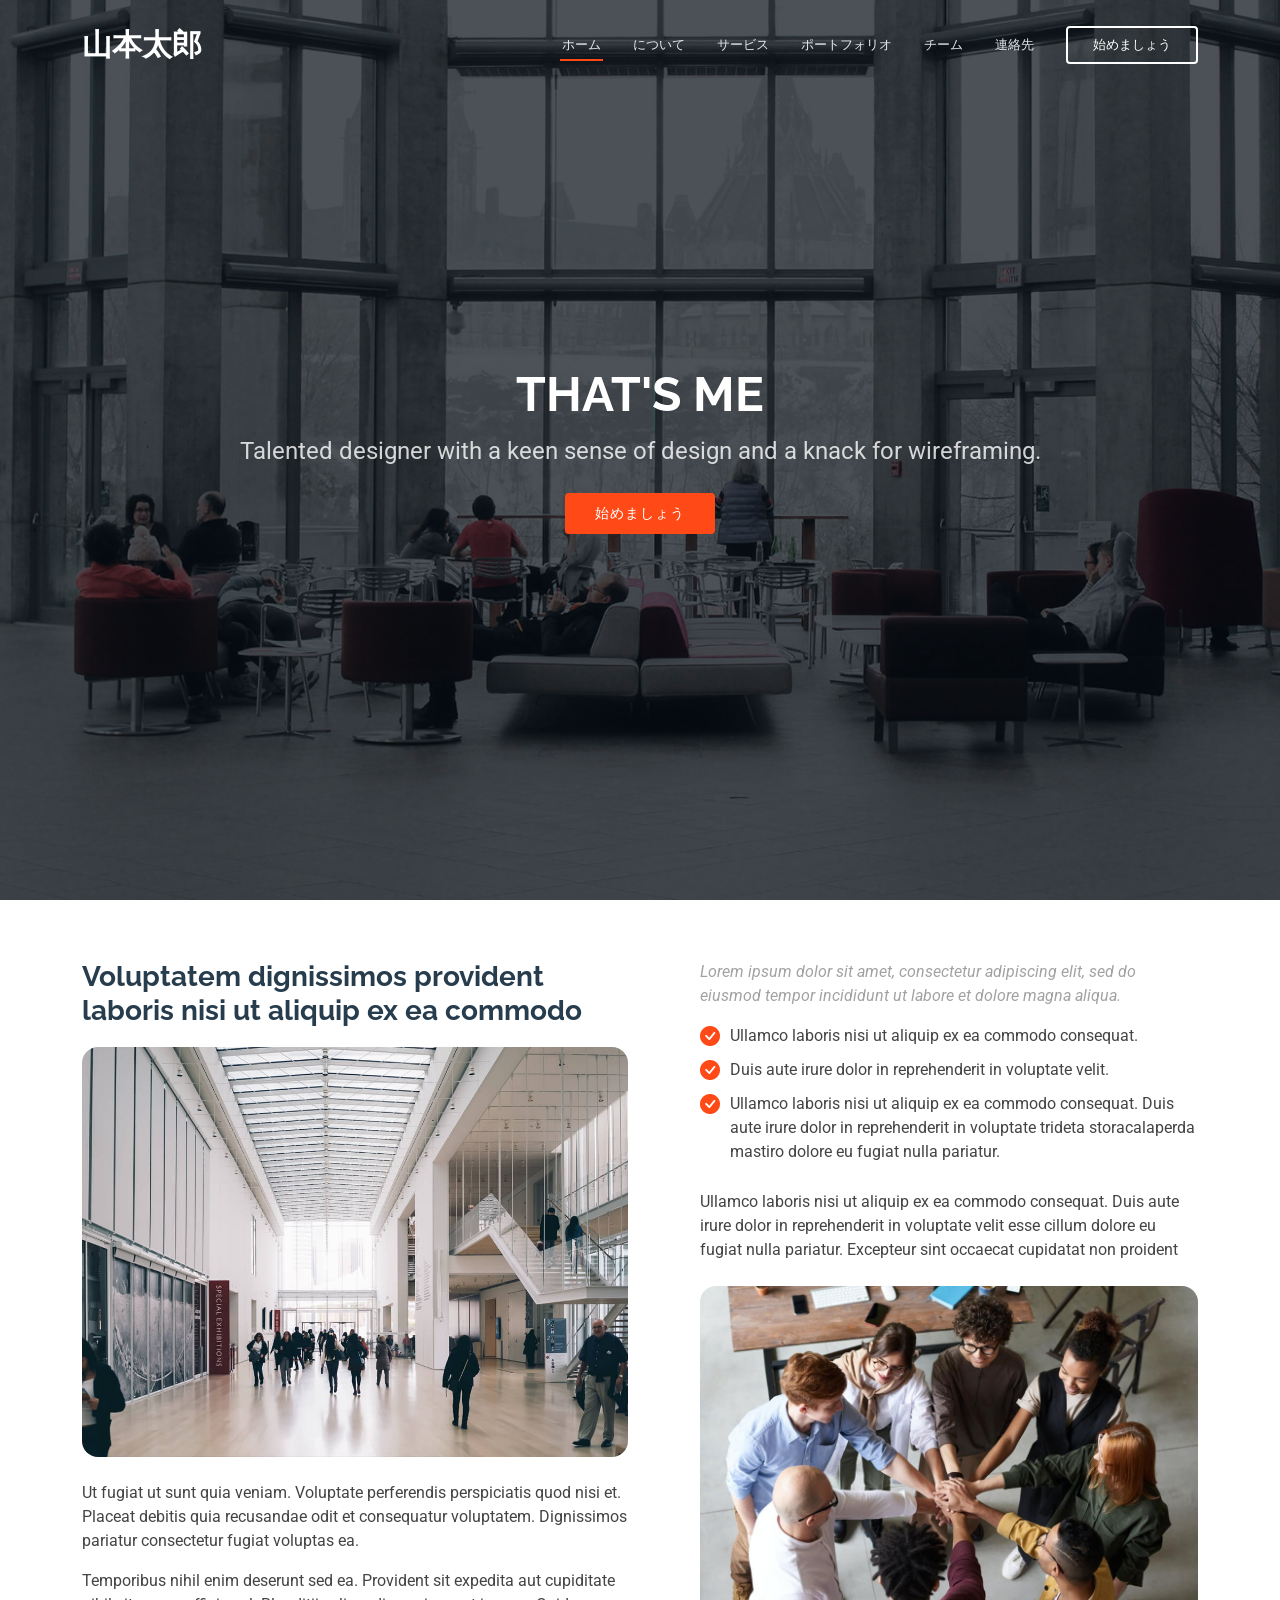
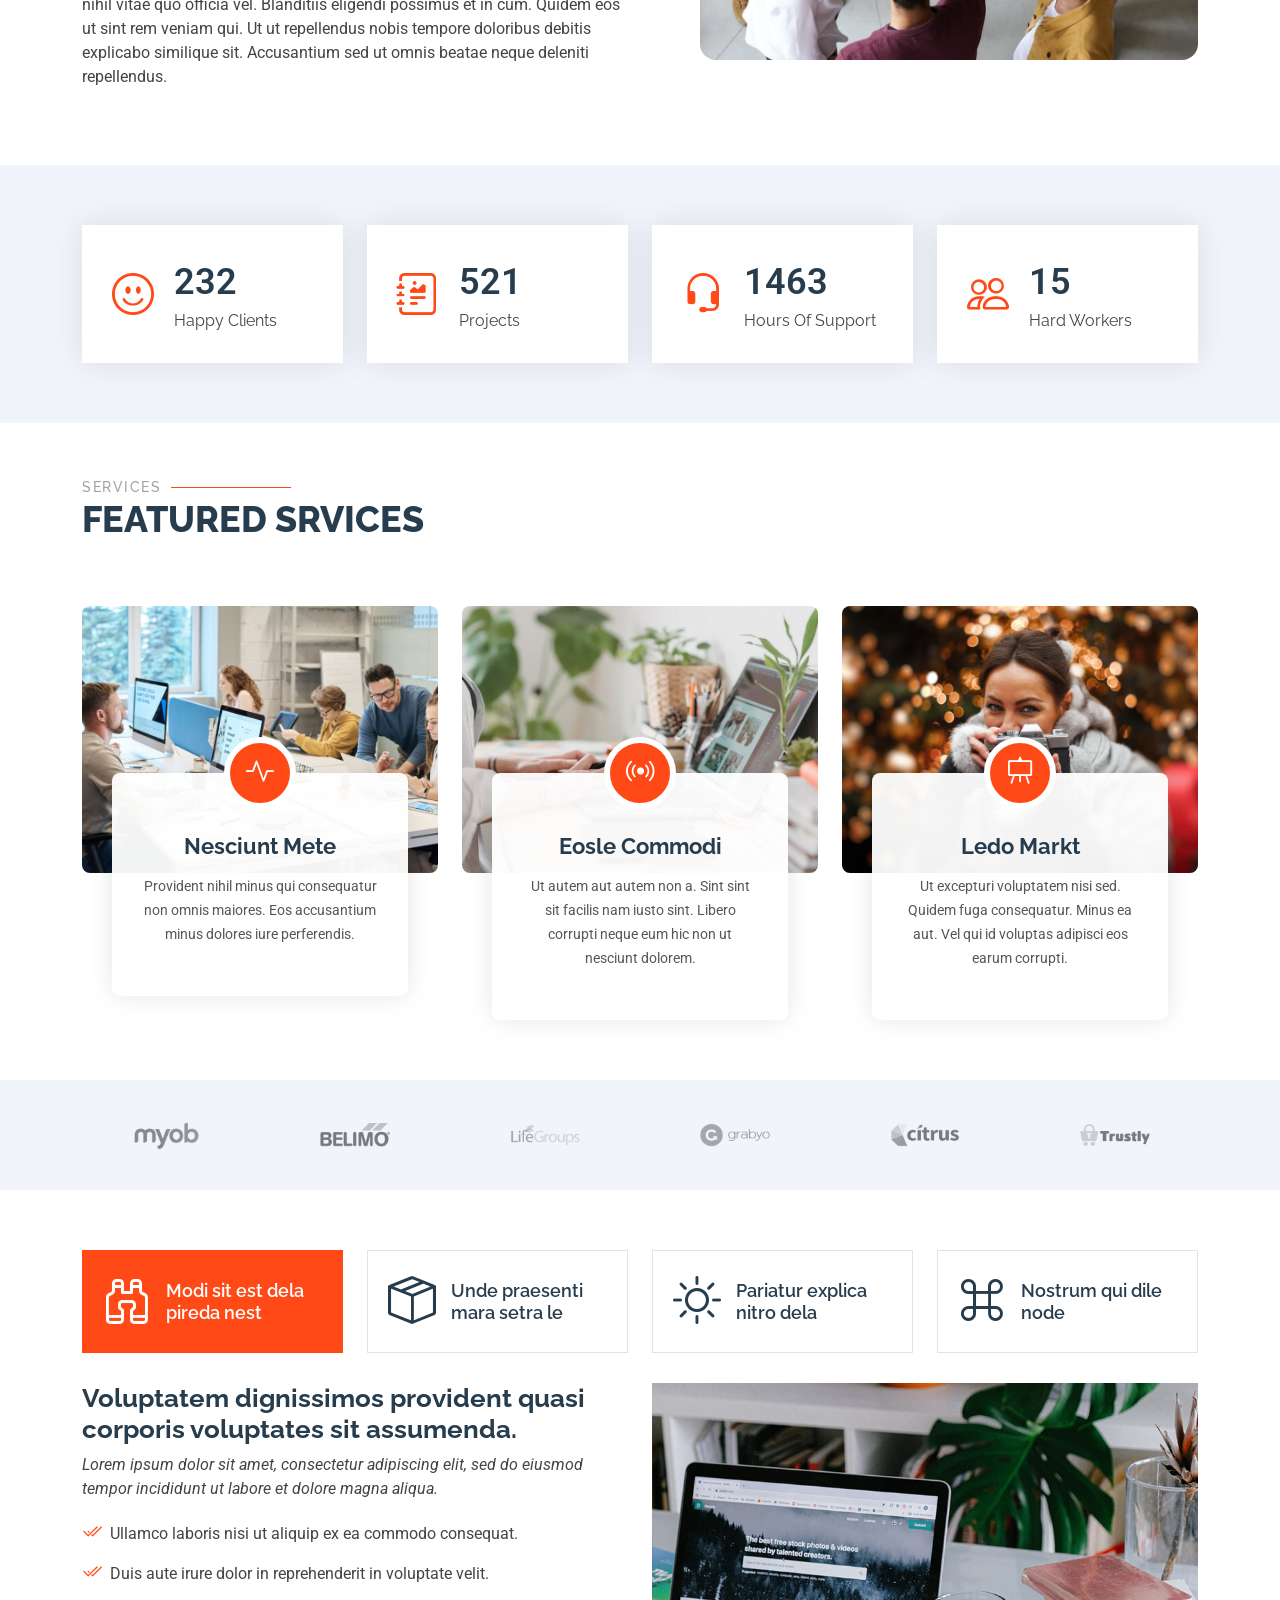
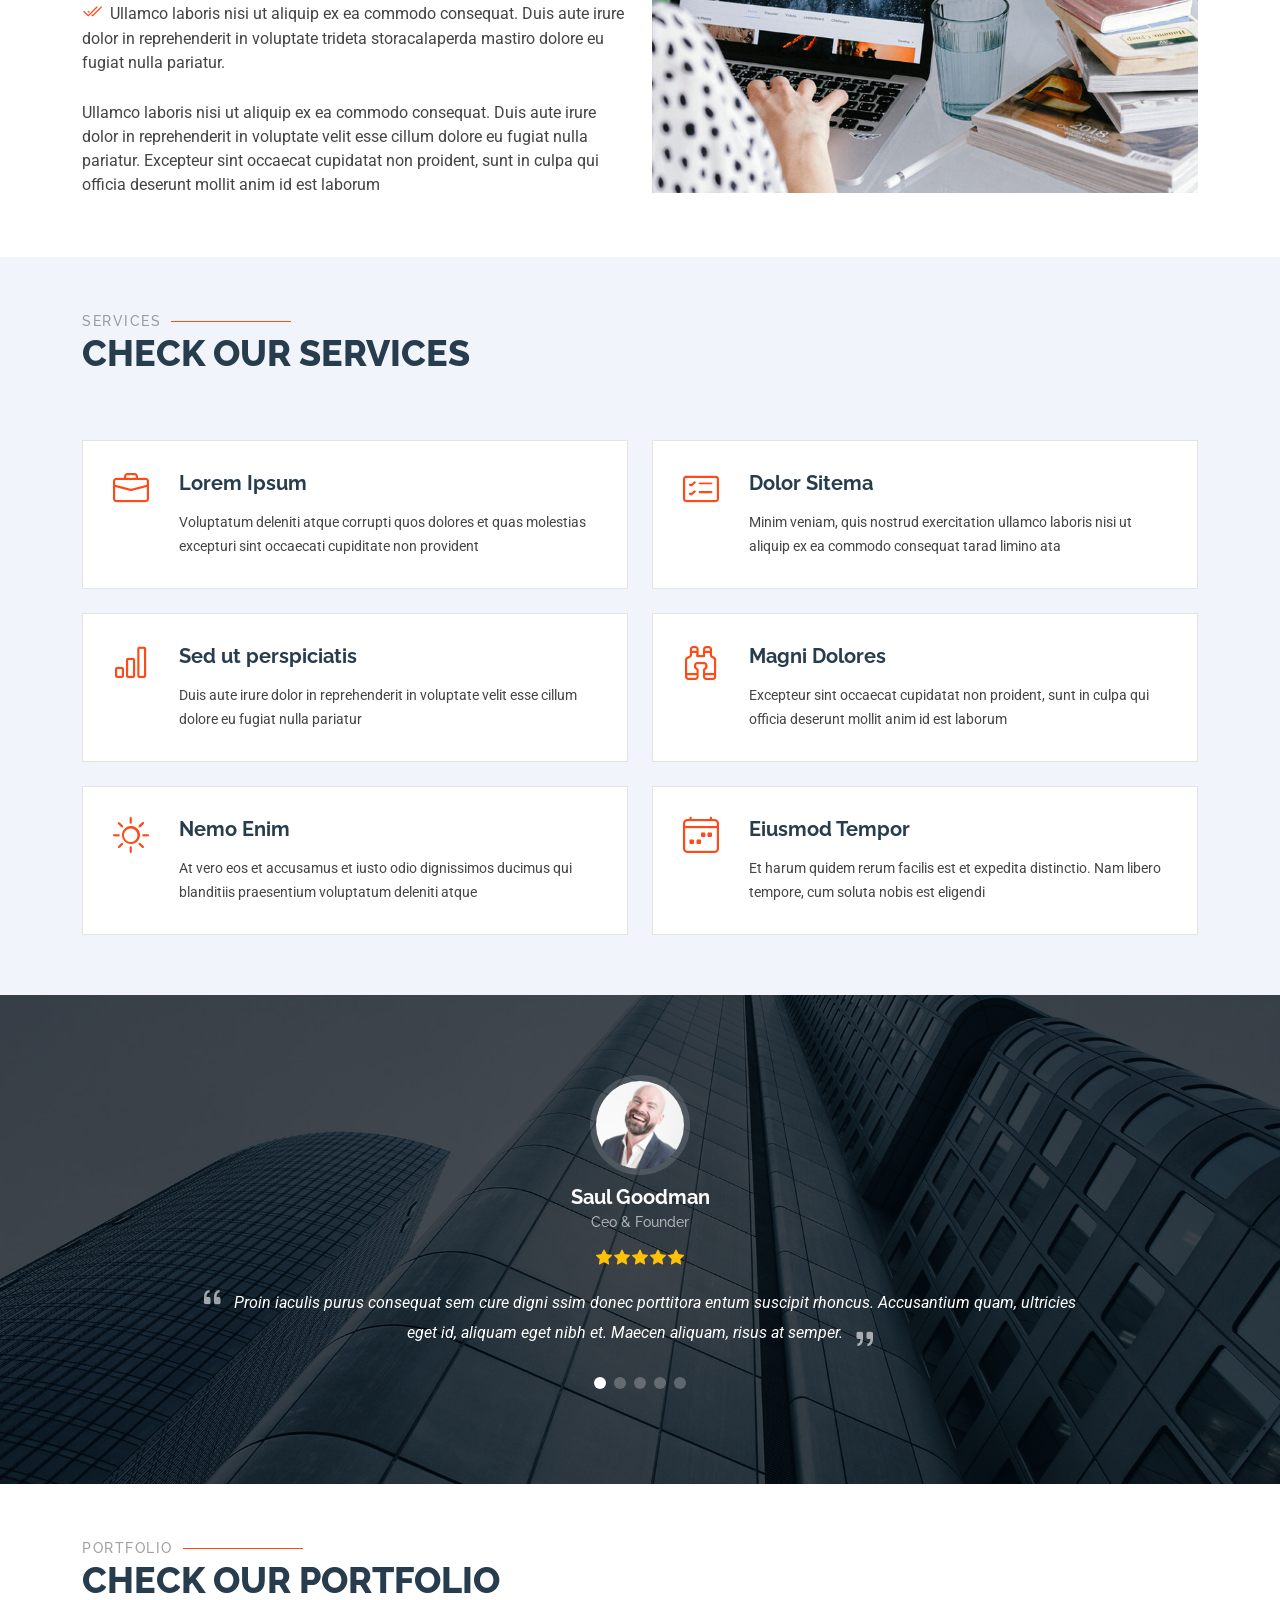
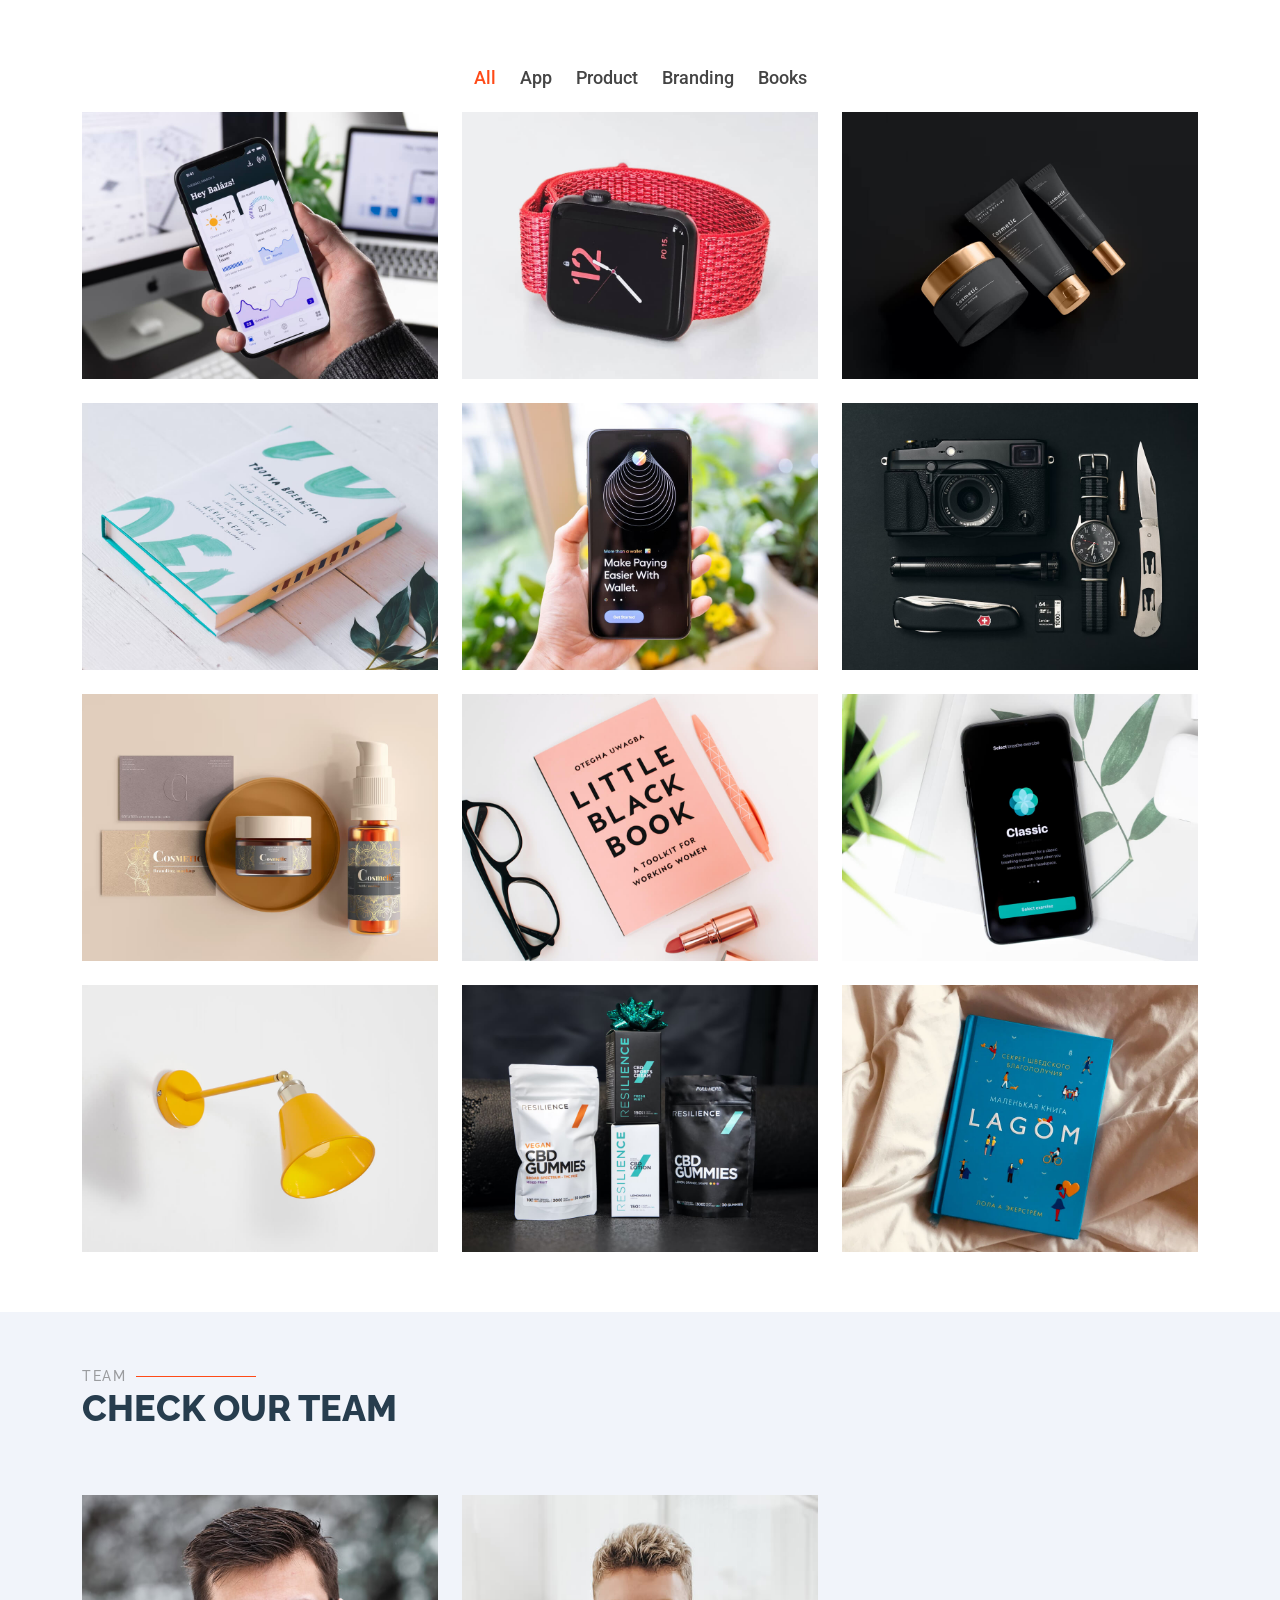
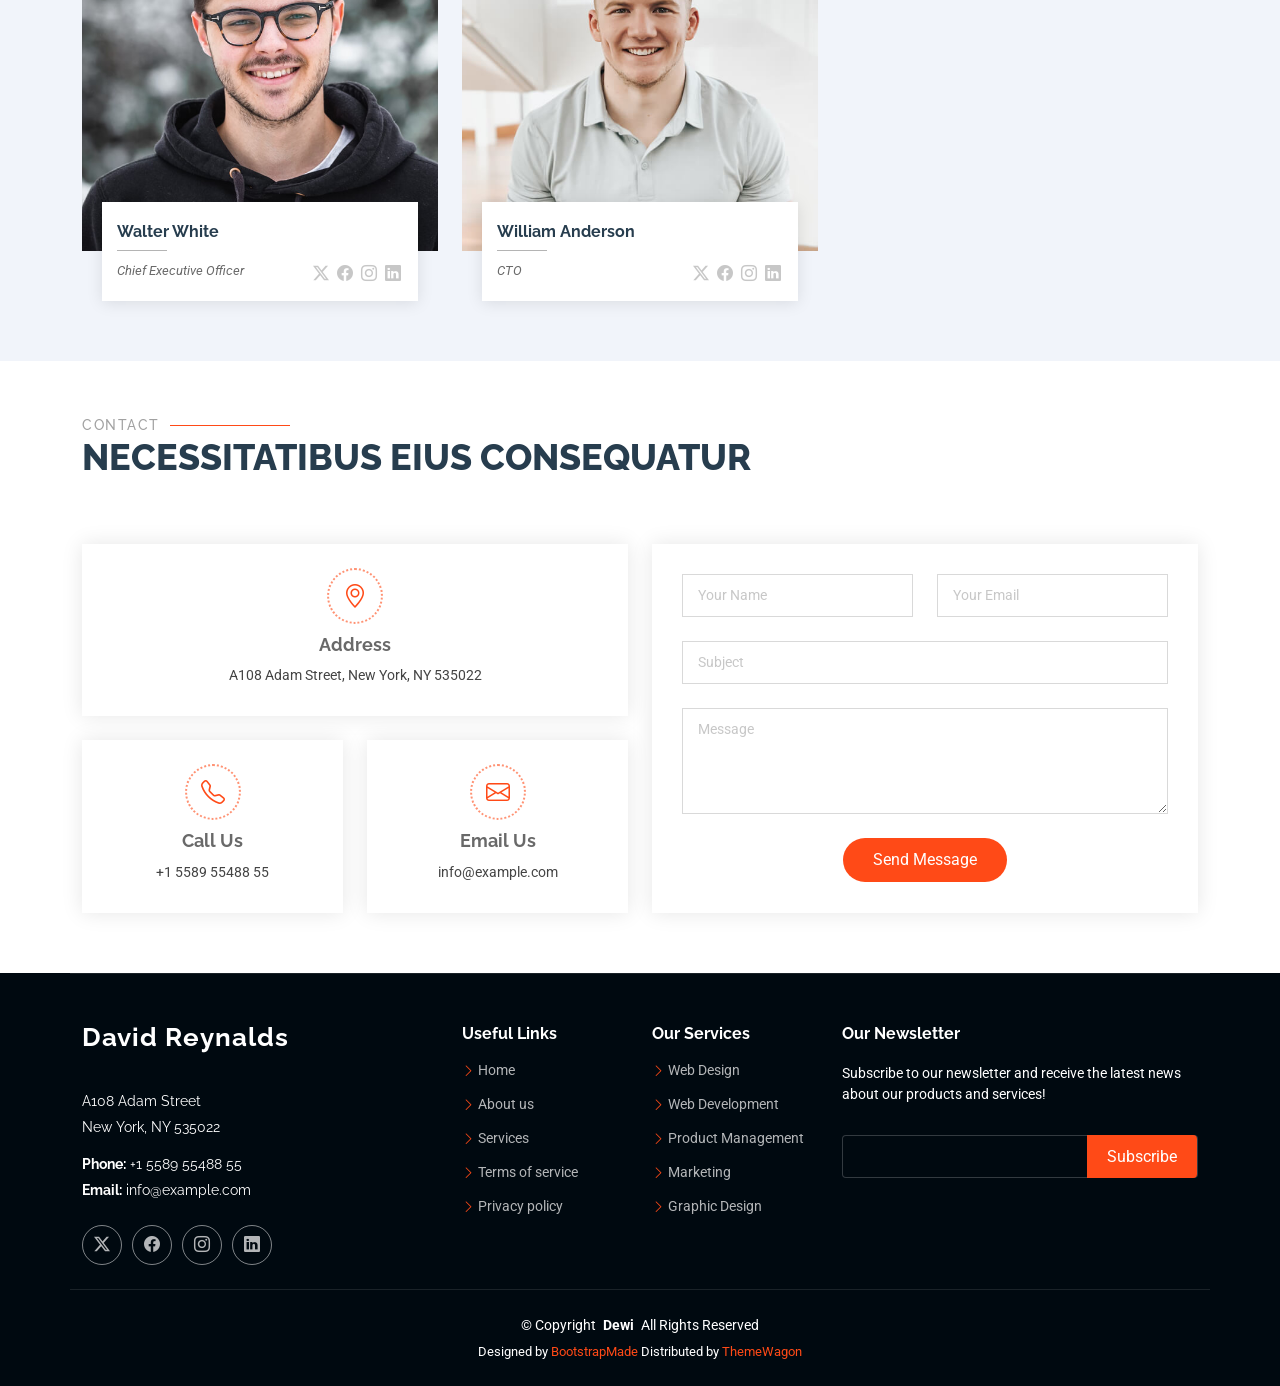
<file: index.html>
<!DOCTYPE html>
<html lang="en">
  <head>
    <meta charset="utf-8" />
    <meta content="width=device-width, initial-scale=1.0" name="viewport" />
    <title>My Portfolio</title>
    <meta name="description" content="" />
    <meta name="keywords" content="" />

    <!-- Favicons -->
    <link href="assets/img/favicon.png" rel="icon" />
    <link href="assets/img/apple-touch-icon.png" rel="apple-touch-icon" />

    <!-- Fonts -->
    <link href="https://fonts.googleapis.com" rel="preconnect" />
    <link href="https://fonts.gstatic.com" rel="preconnect" crossorigin />
    <link
      href="https://fonts.googleapis.com/css2?family=Roboto:ital,wght@0,100;0,300;0,400;0,500;0,700;0,900;1,100;1,300;1,400;1,500;1,700;1,900&family=Raleway:ital,wght@0,100;0,200;0,300;0,400;0,500;0,600;0,700;0,800;0,900;1,100;1,200;1,300;1,400;1,500;1,600;1,700;1,800;1,900&family=Inter:wght@100;200;300;400;500;600;700;800;900&display=swap"
      rel="stylesheet"
    />

    <!-- Vendor CSS Files -->
    <link
      href="assets/vendor/bootstrap/css/bootstrap.min.css"
      rel="stylesheet"
    />
    <link
      href="assets/vendor/bootstrap-icons/bootstrap-icons.css"
      rel="stylesheet"
    />
    <link href="assets/vendor/aos/aos.css" rel="stylesheet" />
    <link
      href="assets/vendor/glightbox/css/glightbox.min.css"
      rel="stylesheet"
    />
    <link href="assets/vendor/swiper/swiper-bundle.min.css" rel="stylesheet" />

    <!-- Main CSS File -->
    <link href="assets/css/main.css" rel="stylesheet" />

    <!-- =======================================================
  * Template Name: Dewi
  * Template URL: https://bootstrapmade.com/dewi-free-multi-purpose-html-template/
  * Updated: Aug 07 2024 with Bootstrap v5.3.3
  * Author: BootstrapMade.com
  * License: https://bootstrapmade.com/license/
  ======================================================== -->
  </head>

  <body class="index-page">
    <header id="header" class="header d-flex align-items-center fixed-top">
      <div
        class="container-fluid container-xl position-relative d-flex align-items-center"
      >
        <a href="index.html" class="logo d-flex align-items-center me-auto">
          <!-- Uncomment the line below if you also wish to use an image logo -->
          <!-- <img src="assets/img/logo.png" alt=""> -->
          <h1 class="sitename">山本太郎</h1>
        </a>

        <nav id="navmenu" class="navmenu">
          <ul>
            <li><a href="#hero" class="active">ホーム</a></li>
            <li><a href="#about">について</a></li>
            <li><a href="#services">サービス</a></li>
            <li><a href="#portfolio">ポートフォリオ</a></li>
            <li><a href="#team">チーム</a></li>
            <li><a href="#contact">連絡先</a></li>
          </ul>
          <i class="mobile-nav-toggle d-xl-none bi bi-list"></i>
        </nav>

        <a class="cta-btn" href="index.html#about">始めましょう</a>
      </div>
    </header>

    <main class="main">
      <!-- Hero Section -->
      <section id="hero" class="hero section dark-background">
        <img src="assets/img/hero-bg.jpg" alt="" data-aos="fade-in" />

        <div class="container d-flex flex-column align-items-center">
          <h2 data-aos="fade-up" data-aos-delay="100">THAT'S ME</h2>
          <p data-aos="fade-up" data-aos-delay="200">
            Talented designer with a keen sense of design and a knack for
            wireframing.
          </p>
          <div class="d-flex mt-4" data-aos="fade-up" data-aos-delay="300">
            <a href="#about" class="btn-get-started">始めましょう</a>
          </div>
        </div>
      </section>
      <!-- /Hero Section -->

      <!-- About Section -->
      <section id="about" class="about section">
        <div class="container">
          <div class="row gy-4">
            <div class="col-lg-6" data-aos="fade-up" data-aos-delay="100">
              <h3>
                Voluptatem dignissimos provident laboris nisi ut aliquip ex ea
                commodo
              </h3>
              <img
                src="assets/img/about.jpg"
                class="img-fluid rounded-4 mb-4"
                alt=""
              />
              <p>
                Ut fugiat ut sunt quia veniam. Voluptate perferendis
                perspiciatis quod nisi et. Placeat debitis quia recusandae odit
                et consequatur voluptatem. Dignissimos pariatur consectetur
                fugiat voluptas ea.
              </p>
              <p>
                Temporibus nihil enim deserunt sed ea. Provident sit expedita
                aut cupiditate nihil vitae quo officia vel. Blanditiis eligendi
                possimus et in cum. Quidem eos ut sint rem veniam qui. Ut ut
                repellendus nobis tempore doloribus debitis explicabo similique
                sit. Accusantium sed ut omnis beatae neque deleniti repellendus.
              </p>
            </div>
            <div class="col-lg-6" data-aos="fade-up" data-aos-delay="250">
              <div class="content ps-0 ps-lg-5">
                <p class="fst-italic">
                  Lorem ipsum dolor sit amet, consectetur adipiscing elit, sed
                  do eiusmod tempor incididunt ut labore et dolore magna aliqua.
                </p>
                <ul>
                  <li>
                    <i class="bi bi-check-circle-fill"></i>
                    <span
                      >Ullamco laboris nisi ut aliquip ex ea commodo
                      consequat.</span
                    >
                  </li>
                  <li>
                    <i class="bi bi-check-circle-fill"></i>
                    <span
                      >Duis aute irure dolor in reprehenderit in voluptate
                      velit.</span
                    >
                  </li>
                  <li>
                    <i class="bi bi-check-circle-fill"></i>
                    <span
                      >Ullamco laboris nisi ut aliquip ex ea commodo consequat.
                      Duis aute irure dolor in reprehenderit in voluptate
                      trideta storacalaperda mastiro dolore eu fugiat nulla
                      pariatur.</span
                    >
                  </li>
                </ul>
                <p>
                  Ullamco laboris nisi ut aliquip ex ea commodo consequat. Duis
                  aute irure dolor in reprehenderit in voluptate velit esse
                  cillum dolore eu fugiat nulla pariatur. Excepteur sint
                  occaecat cupidatat non proident
                </p>

                <div class="position-relative mt-4">
                  <img
                    src="assets/img/about-2.jpg"
                    class="img-fluid rounded-4"
                    alt=""
                  />
                </div>
              </div>
            </div>
          </div>
        </div>
      </section>
      <!-- /About Section -->

      <!-- Stats Section -->
      <section id="stats" class="stats section light-background">
        <div class="container" data-aos="fade-up" data-aos-delay="100">
          <div class="row gy-4">
            <div class="col-lg-3 col-md-6">
              <div class="stats-item d-flex align-items-center w-100 h-100">
                <i class="bi bi-emoji-smile color-blue flex-shrink-0"></i>
                <div>
                  <span
                    data-purecounter-start="0"
                    data-purecounter-end="232"
                    data-purecounter-duration="1"
                    class="purecounter"
                  ></span>
                  <p>Happy Clients</p>
                </div>
              </div>
            </div>
            <!-- End Stats Item -->

            <div class="col-lg-3 col-md-6">
              <div class="stats-item d-flex align-items-center w-100 h-100">
                <i
                  class="bi bi-journal-richtext color-orange flex-shrink-0"
                ></i>
                <div>
                  <span
                    data-purecounter-start="0"
                    data-purecounter-end="521"
                    data-purecounter-duration="1"
                    class="purecounter"
                  ></span>
                  <p>Projects</p>
                </div>
              </div>
            </div>
            <!-- End Stats Item -->

            <div class="col-lg-3 col-md-6">
              <div class="stats-item d-flex align-items-center w-100 h-100">
                <i class="bi bi-headset color-green flex-shrink-0"></i>
                <div>
                  <span
                    data-purecounter-start="0"
                    data-purecounter-end="1463"
                    data-purecounter-duration="1"
                    class="purecounter"
                  ></span>
                  <p>Hours Of Support</p>
                </div>
              </div>
            </div>
            <!-- End Stats Item -->

            <div class="col-lg-3 col-md-6">
              <div class="stats-item d-flex align-items-center w-100 h-100">
                <i class="bi bi-people color-pink flex-shrink-0"></i>
                <div>
                  <span
                    data-purecounter-start="0"
                    data-purecounter-end="15"
                    data-purecounter-duration="1"
                    class="purecounter"
                  ></span>
                  <p>Hard Workers</p>
                </div>
              </div>
            </div>
            <!-- End Stats Item -->
          </div>
        </div>
      </section>
      <!-- /Stats Section -->

      <!-- Services Section -->
      <section id="services" class="services section">
        <!-- Section Title -->
        <div class="container section-title" data-aos="fade-up">
          <h2>Services</h2>
          <p>Featured Srvices<br /></p>
        </div>
        <!-- End Section Title -->

        <div class="container" data-aos="fade-up" data-aos-delay="100">
          <div class="row gy-5">
            <div
              class="col-xl-4 col-md-6"
              data-aos="zoom-in"
              data-aos-delay="200"
            >
              <div class="service-item">
                <div class="img">
                  <img
                    src="assets/img/services-1.jpg"
                    class="img-fluid"
                    alt=""
                  />
                </div>
                <div class="details position-relative">
                  <div class="icon">
                    <i class="bi bi-activity"></i>
                  </div>
                  <a href="service-details.html" class="stretched-link">
                    <h3>Nesciunt Mete</h3>
                  </a>
                  <p>
                    Provident nihil minus qui consequatur non omnis maiores. Eos
                    accusantium minus dolores iure perferendis.
                  </p>
                </div>
              </div>
            </div>
            <!-- End Service Item -->

            <div
              class="col-xl-4 col-md-6"
              data-aos="zoom-in"
              data-aos-delay="300"
            >
              <div class="service-item">
                <div class="img">
                  <img
                    src="assets/img/services-2.jpg"
                    class="img-fluid"
                    alt=""
                  />
                </div>
                <div class="details position-relative">
                  <div class="icon">
                    <i class="bi bi-broadcast"></i>
                  </div>
                  <a href="service-details.html" class="stretched-link">
                    <h3>Eosle Commodi</h3>
                  </a>
                  <p>
                    Ut autem aut autem non a. Sint sint sit facilis nam iusto
                    sint. Libero corrupti neque eum hic non ut nesciunt dolorem.
                  </p>
                </div>
              </div>
            </div>
            <!-- End Service Item -->

            <div
              class="col-xl-4 col-md-6"
              data-aos="zoom-in"
              data-aos-delay="400"
            >
              <div class="service-item">
                <div class="img">
                  <img
                    src="assets/img/services-3.jpg"
                    class="img-fluid"
                    alt=""
                  />
                </div>
                <div class="details position-relative">
                  <div class="icon">
                    <i class="bi bi-easel"></i>
                  </div>
                  <a href="service-details.html" class="stretched-link">
                    <h3>Ledo Markt</h3>
                  </a>
                  <p>
                    Ut excepturi voluptatem nisi sed. Quidem fuga consequatur.
                    Minus ea aut. Vel qui id voluptas adipisci eos earum
                    corrupti.
                  </p>
                </div>
              </div>
            </div>
            <!-- End Service Item -->
          </div>
        </div>
      </section>
      <!-- /Services Section -->

      <!-- Clients Section -->
      <section id="clients" class="clients section light-background">
        <div class="container" data-aos="fade-up">
          <div class="row gy-4">
            <div class="col-xl-2 col-md-3 col-6 client-logo">
              <img
                src="assets/img/clients/client-1.png"
                class="img-fluid"
                alt=""
              />
            </div>
            <!-- End Client Item -->

            <div class="col-xl-2 col-md-3 col-6 client-logo">
              <img
                src="assets/img/clients/client-2.png"
                class="img-fluid"
                alt=""
              />
            </div>
            <!-- End Client Item -->

            <div class="col-xl-2 col-md-3 col-6 client-logo">
              <img
                src="assets/img/clients/client-3.png"
                class="img-fluid"
                alt=""
              />
            </div>
            <!-- End Client Item -->

            <div class="col-xl-2 col-md-3 col-6 client-logo">
              <img
                src="assets/img/clients/client-4.png"
                class="img-fluid"
                alt=""
              />
            </div>
            <!-- End Client Item -->

            <div class="col-xl-2 col-md-3 col-6 client-logo">
              <img
                src="assets/img/clients/client-5.png"
                class="img-fluid"
                alt=""
              />
            </div>
            <!-- End Client Item -->

            <div class="col-xl-2 col-md-3 col-6 client-logo">
              <img
                src="assets/img/clients/client-6.png"
                class="img-fluid"
                alt=""
              />
            </div>
            <!-- End Client Item -->
          </div>
        </div>
      </section>
      <!-- /Clients Section -->

      <!-- Features Section -->
      <section id="features" class="features section">
        <div class="container">
          <ul
            class="nav nav-tabs row d-flex"
            data-aos="fade-up"
            data-aos-delay="100"
          >
            <li class="nav-item col-3">
              <a
                class="nav-link active show"
                data-bs-toggle="tab"
                data-bs-target="#features-tab-1"
              >
                <i class="bi bi-binoculars"></i>
                <h4 class="d-none d-lg-block">Modi sit est dela pireda nest</h4>
              </a>
            </li>
            <li class="nav-item col-3">
              <a
                class="nav-link"
                data-bs-toggle="tab"
                data-bs-target="#features-tab-2"
              >
                <i class="bi bi-box-seam"></i>
                <h4 class="d-none d-lg-block">Unde praesenti mara setra le</h4>
              </a>
            </li>
            <li class="nav-item col-3">
              <a
                class="nav-link"
                data-bs-toggle="tab"
                data-bs-target="#features-tab-3"
              >
                <i class="bi bi-brightness-high"></i>
                <h4 class="d-none d-lg-block">Pariatur explica nitro dela</h4>
              </a>
            </li>
            <li class="nav-item col-3">
              <a
                class="nav-link"
                data-bs-toggle="tab"
                data-bs-target="#features-tab-4"
              >
                <i class="bi bi-command"></i>
                <h4 class="d-none d-lg-block">Nostrum qui dile node</h4>
              </a>
            </li>
          </ul>
          <!-- End Tab Nav -->

          <div class="tab-content" data-aos="fade-up" data-aos-delay="200">
            <div class="tab-pane fade active show" id="features-tab-1">
              <div class="row">
                <div class="col-lg-6 order-2 order-lg-1 mt-3 mt-lg-0">
                  <h3>
                    Voluptatem dignissimos provident quasi corporis voluptates
                    sit assumenda.
                  </h3>
                  <p class="fst-italic">
                    Lorem ipsum dolor sit amet, consectetur adipiscing elit, sed
                    do eiusmod tempor incididunt ut labore et dolore magna
                    aliqua.
                  </p>
                  <ul>
                    <li>
                      <i class="bi bi-check2-all"></i>
                      <spab
                        >Ullamco laboris nisi ut aliquip ex ea commodo
                        consequat.</spab
                      >
                    </li>
                    <li>
                      <i class="bi bi-check2-all"></i>
                      <span
                        >Duis aute irure dolor in reprehenderit in voluptate
                        velit</span
                      >.
                    </li>
                    <li>
                      <i class="bi bi-check2-all"></i>
                      <span
                        >Ullamco laboris nisi ut aliquip ex ea commodo
                        consequat. Duis aute irure dolor in reprehenderit in
                        voluptate trideta storacalaperda mastiro dolore eu
                        fugiat nulla pariatur.</span
                      >
                    </li>
                  </ul>
                  <p>
                    Ullamco laboris nisi ut aliquip ex ea commodo consequat.
                    Duis aute irure dolor in reprehenderit in voluptate velit
                    esse cillum dolore eu fugiat nulla pariatur. Excepteur sint
                    occaecat cupidatat non proident, sunt in culpa qui officia
                    deserunt mollit anim id est laborum
                  </p>
                </div>
                <div class="col-lg-6 order-1 order-lg-2 text-center">
                  <img
                    src="assets/img/working-1.jpg"
                    alt=""
                    class="img-fluid"
                  />
                </div>
              </div>
            </div>
            <!-- End Tab Content Item -->

            <div class="tab-pane fade" id="features-tab-2">
              <div class="row">
                <div class="col-lg-6 order-2 order-lg-1 mt-3 mt-lg-0">
                  <h3>
                    Neque exercitationem debitis soluta quos debitis quo
                    mollitia officia est
                  </h3>
                  <p>
                    Ullamco laboris nisi ut aliquip ex ea commodo consequat.
                    Duis aute irure dolor in reprehenderit in voluptate velit
                    esse cillum dolore eu fugiat nulla pariatur. Excepteur sint
                    occaecat cupidatat non proident, sunt in culpa qui officia
                    deserunt mollit anim id est laborum
                  </p>
                  <p class="fst-italic">
                    Lorem ipsum dolor sit amet, consectetur adipiscing elit, sed
                    do eiusmod tempor incididunt ut labore et dolore magna
                    aliqua.
                  </p>
                  <ul>
                    <li>
                      <i class="bi bi-check2-all"></i>
                      <span
                        >Ullamco laboris nisi ut aliquip ex ea commodo
                        consequat.</span
                      >
                    </li>
                    <li>
                      <i class="bi bi-check2-all"></i>
                      <span
                        >Duis aute irure dolor in reprehenderit in voluptate
                        velit.</span
                      >
                    </li>
                    <li>
                      <i class="bi bi-check2-all"></i>
                      <span
                        >Provident mollitia neque rerum asperiores dolores quos
                        qui a. Ipsum neque dolor voluptate nisi sed.</span
                      >
                    </li>
                    <li>
                      <i class="bi bi-check2-all"></i>
                      <span
                        >Ullamco laboris nisi ut aliquip ex ea commodo
                        consequat. Duis aute irure dolor in reprehenderit in
                        voluptate trideta storacalaperda mastiro dolore eu
                        fugiat nulla pariatur.</span
                      >
                    </li>
                  </ul>
                </div>
                <div class="col-lg-6 order-1 order-lg-2 text-center">
                  <img
                    src="assets/img/working-2.jpg"
                    alt=""
                    class="img-fluid"
                  />
                </div>
              </div>
            </div>
            <!-- End Tab Content Item -->

            <div class="tab-pane fade" id="features-tab-3">
              <div class="row">
                <div class="col-lg-6 order-2 order-lg-1 mt-3 mt-lg-0">
                  <h3>
                    Voluptatibus commodi ut accusamus ea repudiandae ut autem
                    dolor ut assumenda
                  </h3>
                  <p>
                    Ullamco laboris nisi ut aliquip ex ea commodo consequat.
                    Duis aute irure dolor in reprehenderit in voluptate velit
                    esse cillum dolore eu fugiat nulla pariatur. Excepteur sint
                    occaecat cupidatat non proident, sunt in culpa qui officia
                    deserunt mollit anim id est laborum
                  </p>
                  <ul>
                    <li>
                      <i class="bi bi-check2-all"></i>
                      <span
                        >Ullamco laboris nisi ut aliquip ex ea commodo
                        consequat.</span
                      >
                    </li>
                    <li>
                      <i class="bi bi-check2-all"></i>
                      <span
                        >Duis aute irure dolor in reprehenderit in voluptate
                        velit.</span
                      >
                    </li>
                    <li>
                      <i class="bi bi-check2-all"></i>
                      <span
                        >Provident mollitia neque rerum asperiores dolores quos
                        qui a. Ipsum neque dolor voluptate nisi sed.</span
                      >
                    </li>
                  </ul>
                  <p class="fst-italic">
                    Lorem ipsum dolor sit amet, consectetur adipiscing elit, sed
                    do eiusmod tempor incididunt ut labore et dolore magna
                    aliqua.
                  </p>
                </div>
                <div class="col-lg-6 order-1 order-lg-2 text-center">
                  <img
                    src="assets/img/working-3.jpg"
                    alt=""
                    class="img-fluid"
                  />
                </div>
              </div>
            </div>
            <!-- End Tab Content Item -->

            <div class="tab-pane fade" id="features-tab-4">
              <div class="row">
                <div class="col-lg-6 order-2 order-lg-1 mt-3 mt-lg-0">
                  <h3>
                    Omnis fugiat ea explicabo sunt dolorum asperiores sequi
                    inventore rerum
                  </h3>
                  <p>
                    Ullamco laboris nisi ut aliquip ex ea commodo consequat.
                    Duis aute irure dolor in reprehenderit in voluptate velit
                    esse cillum dolore eu fugiat nulla pariatur. Excepteur sint
                    occaecat cupidatat non proident, sunt in culpa qui officia
                    deserunt mollit anim id est laborum
                  </p>
                  <p class="fst-italic">
                    Lorem ipsum dolor sit amet, consectetur adipiscing elit, sed
                    do eiusmod tempor incididunt ut labore et dolore magna
                    aliqua.
                  </p>
                  <ul>
                    <li>
                      <i class="bi bi-check2-all"></i>
                      <span
                        >Ullamco laboris nisi ut aliquip ex ea commodo
                        consequat.</span
                      >
                    </li>
                    <li>
                      <i class="bi bi-check2-all"></i>
                      <span
                        >Duis aute irure dolor in reprehenderit in voluptate
                        velit.</span
                      >
                    </li>
                    <li>
                      <i class="bi bi-check2-all"></i>
                      <span
                        >Ullamco laboris nisi ut aliquip ex ea commodo
                        consequat. Duis aute irure dolor in reprehenderit in
                        voluptate trideta storacalaperda mastiro dolore eu
                        fugiat nulla pariatur.</span
                      >
                    </li>
                  </ul>
                </div>
                <div class="col-lg-6 order-1 order-lg-2 text-center">
                  <img
                    src="assets/img/working-4.jpg"
                    alt=""
                    class="img-fluid"
                  />
                </div>
              </div>
            </div>
            <!-- End Tab Content Item -->
          </div>
        </div>
      </section>
      <!-- /Features Section -->

      <!-- Services 2 Section -->
      <section id="services-2" class="services-2 section light-background">
        <!-- Section Title -->
        <div class="container section-title" data-aos="fade-up">
          <h2>Services</h2>
          <p>CHECK OUR SERVICES</p>
        </div>
        <!-- End Section Title -->

        <div class="container">
          <div class="row gy-4">
            <div class="col-md-6" data-aos="fade-up" data-aos-delay="100">
              <div class="service-item d-flex position-relative h-100">
                <i class="bi bi-briefcase icon flex-shrink-0"></i>
                <div>
                  <h4 class="title">
                    <a href="#" class="stretched-link">Lorem Ipsum</a>
                  </h4>
                  <p class="description">
                    Voluptatum deleniti atque corrupti quos dolores et quas
                    molestias excepturi sint occaecati cupiditate non provident
                  </p>
                </div>
              </div>
            </div>
            <!-- End Service Item -->

            <div class="col-md-6" data-aos="fade-up" data-aos-delay="200">
              <div class="service-item d-flex position-relative h-100">
                <i class="bi bi-card-checklist icon flex-shrink-0"></i>
                <div>
                  <h4 class="title">
                    <a href="#" class="stretched-link">Dolor Sitema</a>
                  </h4>
                  <p class="description">
                    Minim veniam, quis nostrud exercitation ullamco laboris nisi
                    ut aliquip ex ea commodo consequat tarad limino ata
                  </p>
                </div>
              </div>
            </div>
            <!-- End Service Item -->

            <div class="col-md-6" data-aos="fade-up" data-aos-delay="300">
              <div class="service-item d-flex position-relative h-100">
                <i class="bi bi-bar-chart icon flex-shrink-0"></i>
                <div>
                  <h4 class="title">
                    <a href="#" class="stretched-link">Sed ut perspiciatis</a>
                  </h4>
                  <p class="description">
                    Duis aute irure dolor in reprehenderit in voluptate velit
                    esse cillum dolore eu fugiat nulla pariatur
                  </p>
                </div>
              </div>
            </div>
            <!-- End Service Item -->

            <div class="col-md-6" data-aos="fade-up" data-aos-delay="400">
              <div class="service-item d-flex position-relative h-100">
                <i class="bi bi-binoculars icon flex-shrink-0"></i>
                <div>
                  <h4 class="title">
                    <a href="#" class="stretched-link">Magni Dolores</a>
                  </h4>
                  <p class="description">
                    Excepteur sint occaecat cupidatat non proident, sunt in
                    culpa qui officia deserunt mollit anim id est laborum
                  </p>
                </div>
              </div>
            </div>
            <!-- End Service Item -->

            <div class="col-md-6" data-aos="fade-up" data-aos-delay="500">
              <div class="service-item d-flex position-relative h-100">
                <i class="bi bi-brightness-high icon flex-shrink-0"></i>
                <div>
                  <h4 class="title">
                    <a href="#" class="stretched-link">Nemo Enim</a>
                  </h4>
                  <p class="description">
                    At vero eos et accusamus et iusto odio dignissimos ducimus
                    qui blanditiis praesentium voluptatum deleniti atque
                  </p>
                </div>
              </div>
            </div>
            <!-- End Service Item -->

            <div class="col-md-6" data-aos="fade-up" data-aos-delay="600">
              <div class="service-item d-flex position-relative h-100">
                <i class="bi bi-calendar4-week icon flex-shrink-0"></i>
                <div>
                  <h4 class="title">
                    <a href="#" class="stretched-link">Eiusmod Tempor</a>
                  </h4>
                  <p class="description">
                    Et harum quidem rerum facilis est et expedita distinctio.
                    Nam libero tempore, cum soluta nobis est eligendi
                  </p>
                </div>
              </div>
            </div>
            <!-- End Service Item -->
          </div>
        </div>
      </section>
      <!-- /Services 2 Section -->

      <!-- Testimonials Section -->
      <section id="testimonials" class="testimonials section dark-background">
        <img
          src="assets/img/testimonials-bg.jpg"
          class="testimonials-bg"
          alt=""
        />

        <div class="container" data-aos="fade-up" data-aos-delay="100">
          <div class="swiper init-swiper">
            <script type="application/json" class="swiper-config">
              {
                "loop": true,
                "speed": 600,
                "autoplay": {
                  "delay": 5000
                },
                "slidesPerView": "auto",
                "pagination": {
                  "el": ".swiper-pagination",
                  "type": "bullets",
                  "clickable": true
                }
              }
            </script>
            <div class="swiper-wrapper">
              <div class="swiper-slide">
                <div class="testimonial-item">
                  <img
                    src="assets/img/testimonials/testimonials-1.jpg"
                    class="testimonial-img"
                    alt=""
                  />
                  <h3>Saul Goodman</h3>
                  <h4>Ceo &amp; Founder</h4>
                  <div class="stars">
                    <i class="bi bi-star-fill"></i
                    ><i class="bi bi-star-fill"></i
                    ><i class="bi bi-star-fill"></i
                    ><i class="bi bi-star-fill"></i
                    ><i class="bi bi-star-fill"></i>
                  </div>
                  <p>
                    <i class="bi bi-quote quote-icon-left"></i>
                    <span
                      >Proin iaculis purus consequat sem cure digni ssim donec
                      porttitora entum suscipit rhoncus. Accusantium quam,
                      ultricies eget id, aliquam eget nibh et. Maecen aliquam,
                      risus at semper.</span
                    >
                    <i class="bi bi-quote quote-icon-right"></i>
                  </p>
                </div>
              </div>
              <!-- End testimonial item -->

              <div class="swiper-slide">
                <div class="testimonial-item">
                  <img
                    src="assets/img/testimonials/testimonials-2.jpg"
                    class="testimonial-img"
                    alt=""
                  />
                  <h3>Sara Wilsson</h3>
                  <h4>Designer</h4>
                  <div class="stars">
                    <i class="bi bi-star-fill"></i
                    ><i class="bi bi-star-fill"></i
                    ><i class="bi bi-star-fill"></i
                    ><i class="bi bi-star-fill"></i
                    ><i class="bi bi-star-fill"></i>
                  </div>
                  <p>
                    <i class="bi bi-quote quote-icon-left"></i>
                    <span
                      >Export tempor illum tamen malis malis eram quae irure
                      esse labore quem cillum quid cillum eram malis quorum
                      velit fore eram velit sunt aliqua noster fugiat irure amet
                      legam anim culpa.</span
                    >
                    <i class="bi bi-quote quote-icon-right"></i>
                  </p>
                </div>
              </div>
              <!-- End testimonial item -->

              <div class="swiper-slide">
                <div class="testimonial-item">
                  <img
                    src="assets/img/testimonials/testimonials-3.jpg"
                    class="testimonial-img"
                    alt=""
                  />
                  <h3>Jena Karlis</h3>
                  <h4>Store Owner</h4>
                  <div class="stars">
                    <i class="bi bi-star-fill"></i
                    ><i class="bi bi-star-fill"></i
                    ><i class="bi bi-star-fill"></i
                    ><i class="bi bi-star-fill"></i
                    ><i class="bi bi-star-fill"></i>
                  </div>
                  <p>
                    <i class="bi bi-quote quote-icon-left"></i>
                    <span
                      >Enim nisi quem export duis labore cillum quae magna enim
                      sint quorum nulla quem veniam duis minim tempor labore
                      quem eram duis noster aute amet eram fore quis sint
                      minim.</span
                    >
                    <i class="bi bi-quote quote-icon-right"></i>
                  </p>
                </div>
              </div>
              <!-- End testimonial item -->

              <div class="swiper-slide">
                <div class="testimonial-item">
                  <img
                    src="assets/img/testimonials/testimonials-4.jpg"
                    class="testimonial-img"
                    alt=""
                  />
                  <h3>Matt Brandon</h3>
                  <h4>Freelancer</h4>
                  <div class="stars">
                    <i class="bi bi-star-fill"></i
                    ><i class="bi bi-star-fill"></i
                    ><i class="bi bi-star-fill"></i
                    ><i class="bi bi-star-fill"></i
                    ><i class="bi bi-star-fill"></i>
                  </div>
                  <p>
                    <i class="bi bi-quote quote-icon-left"></i>
                    <span
                      >Fugiat enim eram quae cillum dolore dolor amet nulla
                      culpa multos export minim fugiat minim velit minim dolor
                      enim duis veniam ipsum anim magna sunt elit fore quem
                      dolore labore illum veniam.</span
                    >
                    <i class="bi bi-quote quote-icon-right"></i>
                  </p>
                </div>
              </div>
              <!-- End testimonial item -->

              <div class="swiper-slide">
                <div class="testimonial-item">
                  <img
                    src="assets/img/testimonials/testimonials-5.jpg"
                    class="testimonial-img"
                    alt=""
                  />
                  <h3>John Larson</h3>
                  <h4>Entrepreneur</h4>
                  <div class="stars">
                    <i class="bi bi-star-fill"></i
                    ><i class="bi bi-star-fill"></i
                    ><i class="bi bi-star-fill"></i
                    ><i class="bi bi-star-fill"></i
                    ><i class="bi bi-star-fill"></i>
                  </div>
                  <p>
                    <i class="bi bi-quote quote-icon-left"></i>
                    <span
                      >Quis quorum aliqua sint quem legam fore sunt eram irure
                      aliqua veniam tempor noster veniam enim culpa labore duis
                      sunt culpa nulla illum cillum fugiat legam esse veniam
                      culpa fore nisi cillum quid.</span
                    >
                    <i class="bi bi-quote quote-icon-right"></i>
                  </p>
                </div>
              </div>
              <!-- End testimonial item -->
            </div>
            <div class="swiper-pagination"></div>
          </div>
        </div>
      </section>
      <!-- /Testimonials Section -->

      <!-- Portfolio Section -->
      <section id="portfolio" class="portfolio section">
        <!-- Section Title -->
        <div class="container section-title" data-aos="fade-up">
          <h2>Portfolio</h2>
          <p>CHECK OUR PORTFOLIO</p>
        </div>
        <!-- End Section Title -->

        <div class="container">
          <div
            class="isotope-layout"
            data-default-filter="*"
            data-layout="masonry"
            data-sort="original-order"
          >
            <ul
              class="portfolio-filters isotope-filters"
              data-aos="fade-up"
              data-aos-delay="100"
            >
              <li data-filter="*" class="filter-active">All</li>
              <li data-filter=".filter-app">App</li>
              <li data-filter=".filter-product">Product</li>
              <li data-filter=".filter-branding">Branding</li>
              <li data-filter=".filter-books">Books</li>
            </ul>
            <!-- End Portfolio Filters -->

            <div
              class="row gy-4 isotope-container"
              data-aos="fade-up"
              data-aos-delay="200"
            >
              <div
                class="col-lg-4 col-md-6 portfolio-item isotope-item filter-app"
              >
                <div class="portfolio-content h-100">
                  <img
                    src="assets/img/portfolio/app-1.jpg"
                    class="img-fluid"
                    alt=""
                  />
                  <div class="portfolio-info">
                    <h4>App 1</h4>
                    <p>Lorem ipsum, dolor sit amet consectetur</p>
                    <a
                      href="assets/img/portfolio/app-1.jpg"
                      title="App 1"
                      data-gallery="portfolio-gallery-app"
                      class="glightbox preview-link"
                      ><i class="bi bi-zoom-in"></i
                    ></a>
                    <a
                      href="portfolio-details.html"
                      title="More Details"
                      class="details-link"
                      ><i class="bi bi-link-45deg"></i
                    ></a>
                  </div>
                </div>
              </div>
              <!-- End Portfolio Item -->

              <div
                class="col-lg-4 col-md-6 portfolio-item isotope-item filter-product"
              >
                <div class="portfolio-content h-100">
                  <img
                    src="assets/img/portfolio/product-1.jpg"
                    class="img-fluid"
                    alt=""
                  />
                  <div class="portfolio-info">
                    <h4>Product 1</h4>
                    <p>Lorem ipsum, dolor sit amet consectetur</p>
                    <a
                      href="assets/img/portfolio/product-1.jpg"
                      title="Product 1"
                      data-gallery="portfolio-gallery-product"
                      class="glightbox preview-link"
                      ><i class="bi bi-zoom-in"></i
                    ></a>
                    <a
                      href="portfolio-details.html"
                      title="More Details"
                      class="details-link"
                      ><i class="bi bi-link-45deg"></i
                    ></a>
                  </div>
                </div>
              </div>
              <!-- End Portfolio Item -->

              <div
                class="col-lg-4 col-md-6 portfolio-item isotope-item filter-branding"
              >
                <div class="portfolio-content h-100">
                  <img
                    src="assets/img/portfolio/branding-1.jpg"
                    class="img-fluid"
                    alt=""
                  />
                  <div class="portfolio-info">
                    <h4>Branding 1</h4>
                    <p>Lorem ipsum, dolor sit amet consectetur</p>
                    <a
                      href="assets/img/portfolio/branding-1.jpg"
                      title="Branding 1"
                      data-gallery="portfolio-gallery-branding"
                      class="glightbox preview-link"
                      ><i class="bi bi-zoom-in"></i
                    ></a>
                    <a
                      href="portfolio-details.html"
                      title="More Details"
                      class="details-link"
                      ><i class="bi bi-link-45deg"></i
                    ></a>
                  </div>
                </div>
              </div>
              <!-- End Portfolio Item -->

              <div
                class="col-lg-4 col-md-6 portfolio-item isotope-item filter-books"
              >
                <div class="portfolio-content h-100">
                  <img
                    src="assets/img/portfolio/books-1.jpg"
                    class="img-fluid"
                    alt=""
                  />
                  <div class="portfolio-info">
                    <h4>Books 1</h4>
                    <p>Lorem ipsum, dolor sit amet consectetur</p>
                    <a
                      href="assets/img/portfolio/books-1.jpg"
                      title="Branding 1"
                      data-gallery="portfolio-gallery-book"
                      class="glightbox preview-link"
                      ><i class="bi bi-zoom-in"></i
                    ></a>
                    <a
                      href="portfolio-details.html"
                      title="More Details"
                      class="details-link"
                      ><i class="bi bi-link-45deg"></i
                    ></a>
                  </div>
                </div>
              </div>
              <!-- End Portfolio Item -->

              <div
                class="col-lg-4 col-md-6 portfolio-item isotope-item filter-app"
              >
                <div class="portfolio-content h-100">
                  <img
                    src="assets/img/portfolio/app-2.jpg"
                    class="img-fluid"
                    alt=""
                  />
                  <div class="portfolio-info">
                    <h4>App 2</h4>
                    <p>Lorem ipsum, dolor sit amet consectetur</p>
                    <a
                      href="assets/img/portfolio/app-2.jpg"
                      title="App 2"
                      data-gallery="portfolio-gallery-app"
                      class="glightbox preview-link"
                      ><i class="bi bi-zoom-in"></i
                    ></a>
                    <a
                      href="portfolio-details.html"
                      title="More Details"
                      class="details-link"
                      ><i class="bi bi-link-45deg"></i
                    ></a>
                  </div>
                </div>
              </div>
              <!-- End Portfolio Item -->

              <div
                class="col-lg-4 col-md-6 portfolio-item isotope-item filter-product"
              >
                <div class="portfolio-content h-100">
                  <img
                    src="assets/img/portfolio/product-2.jpg"
                    class="img-fluid"
                    alt=""
                  />
                  <div class="portfolio-info">
                    <h4>Product 2</h4>
                    <p>Lorem ipsum, dolor sit amet consectetur</p>
                    <a
                      href="assets/img/portfolio/product-2.jpg"
                      title="Product 2"
                      data-gallery="portfolio-gallery-product"
                      class="glightbox preview-link"
                      ><i class="bi bi-zoom-in"></i
                    ></a>
                    <a
                      href="portfolio-details.html"
                      title="More Details"
                      class="details-link"
                      ><i class="bi bi-link-45deg"></i
                    ></a>
                  </div>
                </div>
              </div>
              <!-- End Portfolio Item -->

              <div
                class="col-lg-4 col-md-6 portfolio-item isotope-item filter-branding"
              >
                <div class="portfolio-content h-100">
                  <img
                    src="assets/img/portfolio/branding-2.jpg"
                    class="img-fluid"
                    alt=""
                  />
                  <div class="portfolio-info">
                    <h4>Branding 2</h4>
                    <p>Lorem ipsum, dolor sit amet consectetur</p>
                    <a
                      href="assets/img/portfolio/branding-2.jpg"
                      title="Branding 2"
                      data-gallery="portfolio-gallery-branding"
                      class="glightbox preview-link"
                      ><i class="bi bi-zoom-in"></i
                    ></a>
                    <a
                      href="portfolio-details.html"
                      title="More Details"
                      class="details-link"
                      ><i class="bi bi-link-45deg"></i
                    ></a>
                  </div>
                </div>
              </div>
              <!-- End Portfolio Item -->

              <div
                class="col-lg-4 col-md-6 portfolio-item isotope-item filter-books"
              >
                <div class="portfolio-content h-100">
                  <img
                    src="assets/img/portfolio/books-2.jpg"
                    class="img-fluid"
                    alt=""
                  />
                  <div class="portfolio-info">
                    <h4>Books 2</h4>
                    <p>Lorem ipsum, dolor sit amet consectetur</p>
                    <a
                      href="assets/img/portfolio/books-2.jpg"
                      title="Branding 2"
                      data-gallery="portfolio-gallery-book"
                      class="glightbox preview-link"
                      ><i class="bi bi-zoom-in"></i
                    ></a>
                    <a
                      href="portfolio-details.html"
                      title="More Details"
                      class="details-link"
                      ><i class="bi bi-link-45deg"></i
                    ></a>
                  </div>
                </div>
              </div>
              <!-- End Portfolio Item -->

              <div
                class="col-lg-4 col-md-6 portfolio-item isotope-item filter-app"
              >
                <div class="portfolio-content h-100">
                  <img
                    src="assets/img/portfolio/app-3.jpg"
                    class="img-fluid"
                    alt=""
                  />
                  <div class="portfolio-info">
                    <h4>App 3</h4>
                    <p>Lorem ipsum, dolor sit amet consectetur</p>
                    <a
                      href="assets/img/portfolio/app-3.jpg"
                      title="App 3"
                      data-gallery="portfolio-gallery-app"
                      class="glightbox preview-link"
                      ><i class="bi bi-zoom-in"></i
                    ></a>
                    <a
                      href="portfolio-details.html"
                      title="More Details"
                      class="details-link"
                      ><i class="bi bi-link-45deg"></i
                    ></a>
                  </div>
                </div>
              </div>
              <!-- End Portfolio Item -->

              <div
                class="col-lg-4 col-md-6 portfolio-item isotope-item filter-product"
              >
                <div class="portfolio-content h-100">
                  <img
                    src="assets/img/portfolio/product-3.jpg"
                    class="img-fluid"
                    alt=""
                  />
                  <div class="portfolio-info">
                    <h4>Product 3</h4>
                    <p>Lorem ipsum, dolor sit amet consectetur</p>
                    <a
                      href="assets/img/portfolio/product-3.jpg"
                      title="Product 3"
                      data-gallery="portfolio-gallery-product"
                      class="glightbox preview-link"
                      ><i class="bi bi-zoom-in"></i
                    ></a>
                    <a
                      href="portfolio-details.html"
                      title="More Details"
                      class="details-link"
                      ><i class="bi bi-link-45deg"></i
                    ></a>
                  </div>
                </div>
              </div>
              <!-- End Portfolio Item -->

              <div
                class="col-lg-4 col-md-6 portfolio-item isotope-item filter-branding"
              >
                <div class="portfolio-content h-100">
                  <img
                    src="assets/img/portfolio/branding-3.jpg"
                    class="img-fluid"
                    alt=""
                  />
                  <div class="portfolio-info">
                    <h4>Branding 3</h4>
                    <p>Lorem ipsum, dolor sit amet consectetur</p>
                    <a
                      href="assets/img/portfolio/branding-3.jpg"
                      title="Branding 2"
                      data-gallery="portfolio-gallery-branding"
                      class="glightbox preview-link"
                      ><i class="bi bi-zoom-in"></i
                    ></a>
                    <a
                      href="portfolio-details.html"
                      title="More Details"
                      class="details-link"
                      ><i class="bi bi-link-45deg"></i
                    ></a>
                  </div>
                </div>
              </div>
              <!-- End Portfolio Item -->

              <div
                class="col-lg-4 col-md-6 portfolio-item isotope-item filter-books"
              >
                <div class="portfolio-content h-100">
                  <img
                    src="assets/img/portfolio/books-3.jpg"
                    class="img-fluid"
                    alt=""
                  />
                  <div class="portfolio-info">
                    <h4>Books 3</h4>
                    <p>Lorem ipsum, dolor sit amet consectetur</p>
                    <a
                      href="assets/img/portfolio/books-3.jpg"
                      title="Branding 3"
                      data-gallery="portfolio-gallery-book"
                      class="glightbox preview-link"
                      ><i class="bi bi-zoom-in"></i
                    ></a>
                    <a
                      href="portfolio-details.html"
                      title="More Details"
                      class="details-link"
                      ><i class="bi bi-link-45deg"></i
                    ></a>
                  </div>
                </div>
              </div>
              <!-- End Portfolio Item -->
            </div>
            <!-- End Portfolio Container -->
          </div>
        </div>
      </section>
      <!-- /Portfolio Section -->

      <!-- Team Section -->
      <section id="team" class="team section light-background">
        <!-- Section Title -->
        <div class="container section-title" data-aos="fade-up">
          <h2>Team</h2>
          <p>CHECK OUR TEAM</p>
        </div>
        <!-- End Section Title -->

        <div class="container">
          <div class="row gy-5">
            <div
              class="col-lg-4 col-md-6"
              data-aos="fade-up"
              data-aos-delay="100"
            >
              <div class="member">
                <div class="pic">
                  <img
                    src="assets/img/team/team-1.jpg"
                    class="img-fluid"
                    alt=""
                  />
                </div>
                <div class="member-info">
                  <h4>Walter White</h4>
                  <span>Chief Executive Officer</span>
                  <div class="social">
                    <a href=""><i class="bi bi-twitter-x"></i></a>
                    <a href=""><i class="bi bi-facebook"></i></a>
                    <a href=""><i class="bi bi-instagram"></i></a>
                    <a href=""><i class="bi bi-linkedin"></i></a>
                  </div>
                </div>
              </div>
            </div>
            <!-- End Team Member -->

            <div
              class="col-lg-4 col-md-6"
              data-aos="fade-up"
              data-aos-delay="300"
            >
              <div class="member">
                <div class="pic">
                  <img
                    src="assets/img/team/team-3.jpg"
                    class="img-fluid"
                    alt=""
                  />
                </div>
                <div class="member-info">
                  <h4>William Anderson</h4>
                  <span>CTO</span>
                  <div class="social">
                    <a href=""><i class="bi bi-twitter-x"></i></a>
                    <a href=""><i class="bi bi-facebook"></i></a>
                    <a href=""><i class="bi bi-instagram"></i></a>
                    <a href=""><i class="bi bi-linkedin"></i></a>
                  </div>
                </div>
              </div>
            </div>
            <!-- End Team Member -->
          </div>
        </div>
      </section>
      <!-- /Team Section -->

      <!-- Contact Section -->
      <section id="contact" class="contact section">
        <!-- Section Title -->
        <div class="container section-title" data-aos="fade-up">
          <h2>Contact</h2>
          <p>Necessitatibus eius consequatur</p>
        </div>
        <!-- End Section Title -->

        <div class="container" data-aos="fade-up" data-aos-delay="100">
          <div class="row gy-4">
            <div class="col-lg-6">
              <div class="row gy-4">
                <div class="col-lg-12">
                  <div
                    class="info-item d-flex flex-column justify-content-center align-items-center"
                    data-aos="fade-up"
                    data-aos-delay="200"
                  >
                    <i class="bi bi-geo-alt"></i>
                    <h3>Address</h3>
                    <p>A108 Adam Street, New York, NY 535022</p>
                  </div>
                </div>
                <!-- End Info Item -->

                <div class="col-md-6">
                  <div
                    class="info-item d-flex flex-column justify-content-center align-items-center"
                    data-aos="fade-up"
                    data-aos-delay="300"
                  >
                    <i class="bi bi-telephone"></i>
                    <h3>Call Us</h3>
                    <p>+1 5589 55488 55</p>
                  </div>
                </div>
                <!-- End Info Item -->

                <div class="col-md-6">
                  <div
                    class="info-item d-flex flex-column justify-content-center align-items-center"
                    data-aos="fade-up"
                    data-aos-delay="400"
                  >
                    <i class="bi bi-envelope"></i>
                    <h3>Email Us</h3>
                    <p>info@example.com</p>
                  </div>
                </div>
                <!-- End Info Item -->
              </div>
            </div>

            <div class="col-lg-6">
              <form
                action="forms/contact.php"
                method="post"
                class="php-email-form"
                data-aos="fade-up"
                data-aos-delay="500"
              >
                <div class="row gy-4">
                  <div class="col-md-6">
                    <input
                      type="text"
                      name="name"
                      class="form-control"
                      placeholder="Your Name"
                      required=""
                    />
                  </div>

                  <div class="col-md-6">
                    <input
                      type="email"
                      class="form-control"
                      name="email"
                      placeholder="Your Email"
                      required=""
                    />
                  </div>

                  <div class="col-md-12">
                    <input
                      type="text"
                      class="form-control"
                      name="subject"
                      placeholder="Subject"
                      required=""
                    />
                  </div>

                  <div class="col-md-12">
                    <textarea
                      class="form-control"
                      name="message"
                      rows="4"
                      placeholder="Message"
                      required=""
                    ></textarea>
                  </div>

                  <div class="col-md-12 text-center">
                    <div class="loading">Loading</div>
                    <div class="error-message"></div>
                    <div class="sent-message">
                      Your message has been sent. Thank you!
                    </div>

                    <button type="submit">Send Message</button>
                  </div>
                </div>
              </form>
            </div>
            <!-- End Contact Form -->
          </div>
        </div>
      </section>
      <!-- /Contact Section -->
    </main>

    <footer id="footer" class="footer dark-background">
      <div class="container footer-top">
        <div class="row gy-4">
          <div class="col-lg-4 col-md-6 footer-about">
            <a href="index.html" class="logo d-flex align-items-center">
              <span class="sitename">David Reynalds</span>
            </a>
            <div class="footer-contact pt-3">
              <p>A108 Adam Street</p>
              <p>New York, NY 535022</p>
              <p class="mt-3">
                <strong>Phone:</strong> <span>+1 5589 55488 55</span>
              </p>
              <p><strong>Email:</strong> <span>info@example.com</span></p>
            </div>
            <div class="social-links d-flex mt-4">
              <a href=""><i class="bi bi-twitter-x"></i></a>
              <a href=""><i class="bi bi-facebook"></i></a>
              <a href=""><i class="bi bi-instagram"></i></a>
              <a href=""><i class="bi bi-linkedin"></i></a>
            </div>
          </div>

          <div class="col-lg-2 col-md-3 footer-links">
            <h4>Useful Links</h4>
            <ul>
              <li><i class="bi bi-chevron-right"></i> <a href="#">Home</a></li>
              <li>
                <i class="bi bi-chevron-right"></i> <a href="#">About us</a>
              </li>
              <li>
                <i class="bi bi-chevron-right"></i> <a href="#">Services</a>
              </li>
              <li>
                <i class="bi bi-chevron-right"></i>
                <a href="#">Terms of service</a>
              </li>
              <li>
                <i class="bi bi-chevron-right"></i>
                <a href="#">Privacy policy</a>
              </li>
            </ul>
          </div>

          <div class="col-lg-2 col-md-3 footer-links">
            <h4>Our Services</h4>
            <ul>
              <li>
                <i class="bi bi-chevron-right"></i> <a href="#">Web Design</a>
              </li>
              <li>
                <i class="bi bi-chevron-right"></i>
                <a href="#">Web Development</a>
              </li>
              <li>
                <i class="bi bi-chevron-right"></i>
                <a href="#">Product Management</a>
              </li>
              <li>
                <i class="bi bi-chevron-right"></i> <a href="#">Marketing</a>
              </li>
              <li>
                <i class="bi bi-chevron-right"></i>
                <a href="#">Graphic Design</a>
              </li>
            </ul>
          </div>

          <div class="col-lg-4 col-md-12 footer-newsletter">
            <h4>Our Newsletter</h4>
            <p>
              Subscribe to our newsletter and receive the latest news about our
              products and services!
            </p>
            <form
              action="forms/newsletter.php"
              method="post"
              class="php-email-form"
            >
              <div class="newsletter-form">
                <input type="email" name="email" /><input
                  type="submit"
                  value="Subscribe"
                />
              </div>
              <div class="loading">Loading</div>
              <div class="error-message"></div>
              <div class="sent-message">
                Your subscription request has been sent. Thank you!
              </div>
            </form>
          </div>
        </div>
      </div>

      <div class="container copyright text-center mt-4">
        <p>
          © <span>Copyright</span> <strong class="px-1 sitename">Dewi</strong>
          <span>All Rights Reserved</span>
        </p>
        <div class="credits">
          <!-- All the links in the footer should remain intact. -->
          <!-- You can delete the links only if you've purchased the pro version. -->
          <!-- Licensing information: https://bootstrapmade.com/license/ -->
          <!-- Purchase the pro version with working PHP/AJAX contact form: [buy-url] -->
          Designed by
          <a href="https://bootstrapmade.com/">BootstrapMade</a> Distributed by
          <a href=“https://themewagon.com>ThemeWagon
        </div>
      </div>
    </footer>

    <!-- Scroll Top -->
    <a
      href="#"
      id="scroll-top"
      class="scroll-top d-flex align-items-center justify-content-center"
      ><i class="bi bi-arrow-up-short"></i
    ></a>

    <!-- Preloader -->
    <div id="preloader"></div>

    <!-- Vendor JS Files -->
    <script src="assets/vendor/bootstrap/js/bootstrap.bundle.min.js"></script>
    <script src="assets/vendor/php-email-form/validate.js"></script>
    <script src="assets/vendor/aos/aos.js"></script>
    <script src="assets/vendor/glightbox/js/glightbox.min.js"></script>
    <script src="assets/vendor/purecounter/purecounter_vanilla.js"></script>
    <script src="assets/vendor/swiper/swiper-bundle.min.js"></script>
    <script src="assets/vendor/imagesloaded/imagesloaded.pkgd.min.js"></script>
    <script src="assets/vendor/isotope-layout/isotope.pkgd.min.js"></script>

    <!-- Main JS File -->
    <script src="assets/js/main.js"></script>
  </body>
</html>
</file>
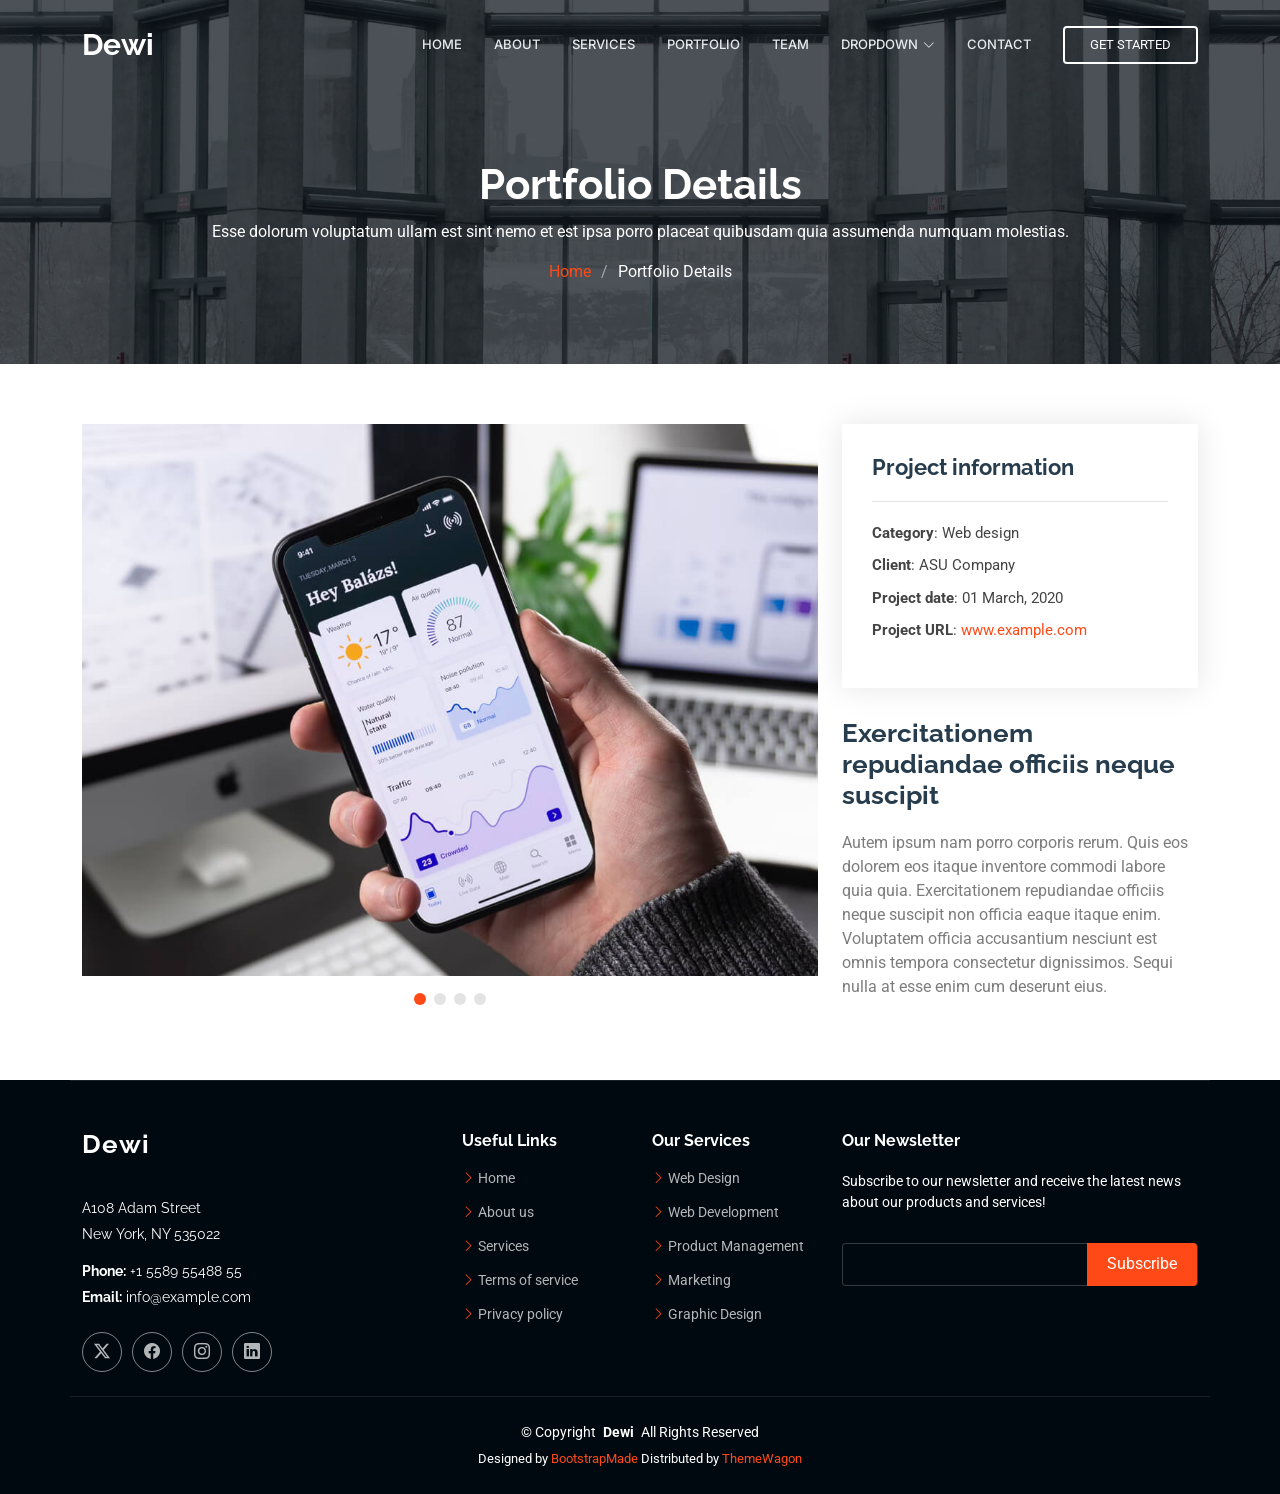
<file: portfolio-details.html>
<!DOCTYPE html>
<html lang="en">

<head>
  <meta charset="utf-8">
  <meta content="width=device-width, initial-scale=1.0" name="viewport">
  <title>Portfolio Details - Dewi Bootstrap Template</title>
  <meta name="description" content="">
  <meta name="keywords" content="">

  <!-- Favicons -->
  <link href="assets/img/favicon.png" rel="icon">
  <link href="assets/img/apple-touch-icon.png" rel="apple-touch-icon">

  <!-- Fonts -->
  <link href="https://fonts.googleapis.com" rel="preconnect">
  <link href="https://fonts.gstatic.com" rel="preconnect" crossorigin>
  <link href="https://fonts.googleapis.com/css2?family=Roboto:ital,wght@0,100;0,300;0,400;0,500;0,700;0,900;1,100;1,300;1,400;1,500;1,700;1,900&family=Raleway:ital,wght@0,100;0,200;0,300;0,400;0,500;0,600;0,700;0,800;0,900;1,100;1,200;1,300;1,400;1,500;1,600;1,700;1,800;1,900&family=Inter:wght@100;200;300;400;500;600;700;800;900&display=swap" rel="stylesheet">

  <!-- Vendor CSS Files -->
  <link href="assets/vendor/bootstrap/css/bootstrap.min.css" rel="stylesheet">
  <link href="assets/vendor/bootstrap-icons/bootstrap-icons.css" rel="stylesheet">
  <link href="assets/vendor/aos/aos.css" rel="stylesheet">
  <link href="assets/vendor/glightbox/css/glightbox.min.css" rel="stylesheet">
  <link href="assets/vendor/swiper/swiper-bundle.min.css" rel="stylesheet">

  <!-- Main CSS File -->
  <link href="assets/css/main.css" rel="stylesheet">

  <!-- =======================================================
  * Template Name: Dewi
  * Template URL: https://bootstrapmade.com/dewi-free-multi-purpose-html-template/
  * Updated: Aug 07 2024 with Bootstrap v5.3.3
  * Author: BootstrapMade.com
  * License: https://bootstrapmade.com/license/
  ======================================================== -->
</head>

<body class="portfolio-details-page">

  <header id="header" class="header d-flex align-items-center fixed-top">
    <div class="container-fluid container-xl position-relative d-flex align-items-center">

      <a href="index.html" class="logo d-flex align-items-center me-auto">
        <!-- Uncomment the line below if you also wish to use an image logo -->
        <!-- <img src="assets/img/logo.png" alt=""> -->
        <h1 class="sitename">Dewi</h1>
      </a>

      <nav id="navmenu" class="navmenu">
        <ul>
          <li><a href="#hero">Home</a></li>
          <li><a href="#about">About</a></li>
          <li><a href="#services">Services</a></li>
          <li><a href="#portfolio">Portfolio</a></li>
          <li><a href="#team">Team</a></li>
          <li class="dropdown"><a href="#"><span>Dropdown</span> <i class="bi bi-chevron-down toggle-dropdown"></i></a>
            <ul>
              <li><a href="#">Dropdown 1</a></li>
              <li class="dropdown"><a href="#"><span>Deep Dropdown</span> <i class="bi bi-chevron-down toggle-dropdown"></i></a>
                <ul>
                  <li><a href="#">Deep Dropdown 1</a></li>
                  <li><a href="#">Deep Dropdown 2</a></li>
                  <li><a href="#">Deep Dropdown 3</a></li>
                  <li><a href="#">Deep Dropdown 4</a></li>
                  <li><a href="#">Deep Dropdown 5</a></li>
                </ul>
              </li>
              <li><a href="#">Dropdown 2</a></li>
              <li><a href="#">Dropdown 3</a></li>
              <li><a href="#">Dropdown 4</a></li>
            </ul>
          </li>
          <li><a href="#contact">Contact</a></li>
        </ul>
        <i class="mobile-nav-toggle d-xl-none bi bi-list"></i>
      </nav>

      <a class="cta-btn" href="index.html#about">Get Started</a>

    </div>
  </header>

  <main class="main">

    <!-- Page Title -->
    <div class="page-title dark-background" data-aos="fade" style="background-image: url(assets/img/page-title-bg.webp);">
      <div class="container position-relative">
        <h1>Portfolio Details</h1>
        <p>Esse dolorum voluptatum ullam est sint nemo et est ipsa porro placeat quibusdam quia assumenda numquam molestias.</p>
        <nav class="breadcrumbs">
          <ol>
            <li><a href="index.html">Home</a></li>
            <li class="current">Portfolio Details</li>
          </ol>
        </nav>
      </div>
    </div><!-- End Page Title -->

    <!-- Portfolio Details Section -->
    <section id="portfolio-details" class="portfolio-details section">

      <div class="container" data-aos="fade-up" data-aos-delay="100">

        <div class="row gy-4">

          <div class="col-lg-8">
            <div class="portfolio-details-slider swiper init-swiper">

              <script type="application/json" class="swiper-config">
                {
                  "loop": true,
                  "speed": 600,
                  "autoplay": {
                    "delay": 5000
                  },
                  "slidesPerView": "auto",
                  "pagination": {
                    "el": ".swiper-pagination",
                    "type": "bullets",
                    "clickable": true
                  }
                }
              </script>

              <div class="swiper-wrapper align-items-center">

                <div class="swiper-slide">
                  <img src="assets/img/portfolio/app-1.jpg" alt="">
                </div>

                <div class="swiper-slide">
                  <img src="assets/img/portfolio/product-1.jpg" alt="">
                </div>

                <div class="swiper-slide">
                  <img src="assets/img/portfolio/branding-1.jpg" alt="">
                </div>

                <div class="swiper-slide">
                  <img src="assets/img/portfolio/books-1.jpg" alt="">
                </div>

              </div>
              <div class="swiper-pagination"></div>
            </div>
          </div>

          <div class="col-lg-4">
            <div class="portfolio-info" data-aos="fade-up" data-aos-delay="200">
              <h3>Project information</h3>
              <ul>
                <li><strong>Category</strong>: Web design</li>
                <li><strong>Client</strong>: ASU Company</li>
                <li><strong>Project date</strong>: 01 March, 2020</li>
                <li><strong>Project URL</strong>: <a href="#">www.example.com</a></li>
              </ul>
            </div>
            <div class="portfolio-description" data-aos="fade-up" data-aos-delay="300">
              <h2>Exercitationem repudiandae officiis neque suscipit</h2>
              <p>
                Autem ipsum nam porro corporis rerum. Quis eos dolorem eos itaque inventore commodi labore quia quia. Exercitationem repudiandae officiis neque suscipit non officia eaque itaque enim. Voluptatem officia accusantium nesciunt est omnis tempora consectetur dignissimos. Sequi nulla at esse enim cum deserunt eius.
              </p>
            </div>
          </div>

        </div>

      </div>

    </section><!-- /Portfolio Details Section -->

  </main>

  <footer id="footer" class="footer dark-background">

    <div class="container footer-top">
      <div class="row gy-4">
        <div class="col-lg-4 col-md-6 footer-about">
          <a href="index.html" class="logo d-flex align-items-center">
            <span class="sitename">Dewi</span>
          </a>
          <div class="footer-contact pt-3">
            <p>A108 Adam Street</p>
            <p>New York, NY 535022</p>
            <p class="mt-3"><strong>Phone:</strong> <span>+1 5589 55488 55</span></p>
            <p><strong>Email:</strong> <span>info@example.com</span></p>
          </div>
          <div class="social-links d-flex mt-4">
            <a href=""><i class="bi bi-twitter-x"></i></a>
            <a href=""><i class="bi bi-facebook"></i></a>
            <a href=""><i class="bi bi-instagram"></i></a>
            <a href=""><i class="bi bi-linkedin"></i></a>
          </div>
        </div>

        <div class="col-lg-2 col-md-3 footer-links">
          <h4>Useful Links</h4>
          <ul>
            <li><i class="bi bi-chevron-right"></i> <a href="#">Home</a></li>
            <li><i class="bi bi-chevron-right"></i> <a href="#">About us</a></li>
            <li><i class="bi bi-chevron-right"></i> <a href="#">Services</a></li>
            <li><i class="bi bi-chevron-right"></i> <a href="#">Terms of service</a></li>
            <li><i class="bi bi-chevron-right"></i> <a href="#">Privacy policy</a></li>
          </ul>
        </div>

        <div class="col-lg-2 col-md-3 footer-links">
          <h4>Our Services</h4>
          <ul>
            <li><i class="bi bi-chevron-right"></i> <a href="#">Web Design</a></li>
            <li><i class="bi bi-chevron-right"></i> <a href="#">Web Development</a></li>
            <li><i class="bi bi-chevron-right"></i> <a href="#">Product Management</a></li>
            <li><i class="bi bi-chevron-right"></i> <a href="#">Marketing</a></li>
            <li><i class="bi bi-chevron-right"></i> <a href="#">Graphic Design</a></li>
          </ul>
        </div>

        <div class="col-lg-4 col-md-12 footer-newsletter">
          <h4>Our Newsletter</h4>
          <p>Subscribe to our newsletter and receive the latest news about our products and services!</p>
          <form action="forms/newsletter.php" method="post" class="php-email-form">
            <div class="newsletter-form"><input type="email" name="email"><input type="submit" value="Subscribe"></div>
            <div class="loading">Loading</div>
            <div class="error-message"></div>
            <div class="sent-message">Your subscription request has been sent. Thank you!</div>
          </form>
        </div>

      </div>
    </div>

    <div class="container copyright text-center mt-4">
      <p>© <span>Copyright</span> <strong class="px-1 sitename">Dewi</strong> <span>All Rights Reserved</span></p>
      <div class="credits">
        <!-- All the links in the footer should remain intact. -->
        <!-- You can delete the links only if you've purchased the pro version. -->
        <!-- Licensing information: https://bootstrapmade.com/license/ -->
        <!-- Purchase the pro version with working PHP/AJAX contact form: [buy-url] -->
        Designed by <a href="https://bootstrapmade.com/">BootstrapMade</a> Distributed by <a href=“https://themewagon.com>ThemeWagon
      </div>
    </div>

  </footer>

  <!-- Scroll Top -->
  <a href="#" id="scroll-top" class="scroll-top d-flex align-items-center justify-content-center"><i class="bi bi-arrow-up-short"></i></a>

  <!-- Preloader -->
  <div id="preloader"></div>

  <!-- Vendor JS Files -->
  <script src="assets/vendor/bootstrap/js/bootstrap.bundle.min.js"></script>
  <script src="assets/vendor/php-email-form/validate.js"></script>
  <script src="assets/vendor/aos/aos.js"></script>
  <script src="assets/vendor/glightbox/js/glightbox.min.js"></script>
  <script src="assets/vendor/purecounter/purecounter_vanilla.js"></script>
  <script src="assets/vendor/swiper/swiper-bundle.min.js"></script>
  <script src="assets/vendor/imagesloaded/imagesloaded.pkgd.min.js"></script>
  <script src="assets/vendor/isotope-layout/isotope.pkgd.min.js"></script>

  <!-- Main JS File -->
  <script src="assets/js/main.js"></script>

</body>

</html>
</file>
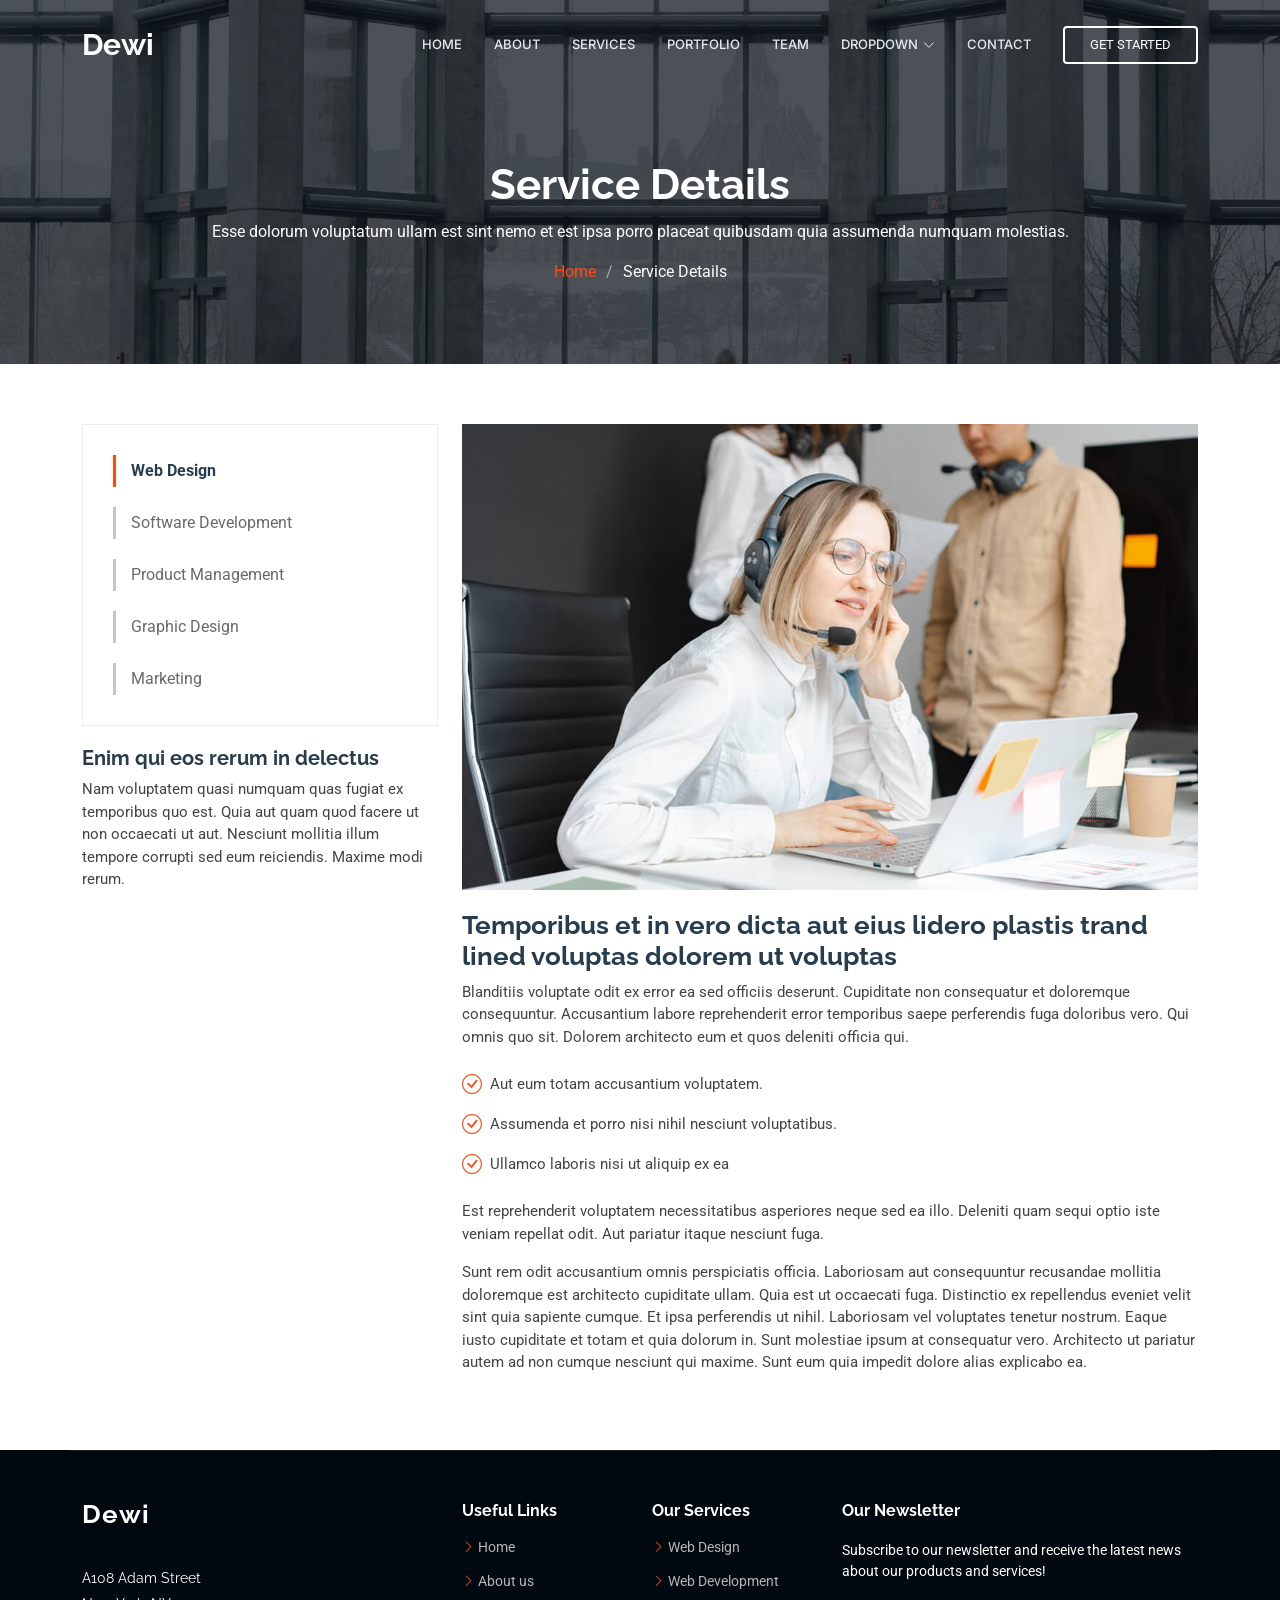
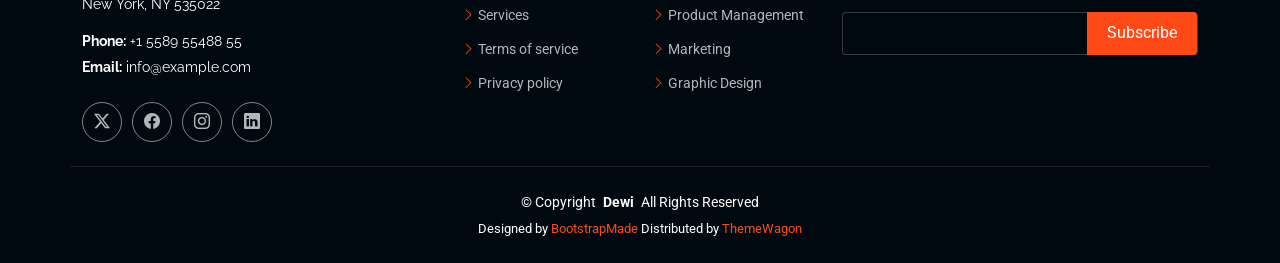
<file: service-details.html>
<!DOCTYPE html>
<html lang="en">

<head>
  <meta charset="utf-8">
  <meta content="width=device-width, initial-scale=1.0" name="viewport">
  <title>Service Details - Dewi Bootstrap Template</title>
  <meta name="description" content="">
  <meta name="keywords" content="">

  <!-- Favicons -->
  <link href="assets/img/favicon.png" rel="icon">
  <link href="assets/img/apple-touch-icon.png" rel="apple-touch-icon">

  <!-- Fonts -->
  <link href="https://fonts.googleapis.com" rel="preconnect">
  <link href="https://fonts.gstatic.com" rel="preconnect" crossorigin>
  <link href="https://fonts.googleapis.com/css2?family=Roboto:ital,wght@0,100;0,300;0,400;0,500;0,700;0,900;1,100;1,300;1,400;1,500;1,700;1,900&family=Raleway:ital,wght@0,100;0,200;0,300;0,400;0,500;0,600;0,700;0,800;0,900;1,100;1,200;1,300;1,400;1,500;1,600;1,700;1,800;1,900&family=Inter:wght@100;200;300;400;500;600;700;800;900&display=swap" rel="stylesheet">

  <!-- Vendor CSS Files -->
  <link href="assets/vendor/bootstrap/css/bootstrap.min.css" rel="stylesheet">
  <link href="assets/vendor/bootstrap-icons/bootstrap-icons.css" rel="stylesheet">
  <link href="assets/vendor/aos/aos.css" rel="stylesheet">
  <link href="assets/vendor/glightbox/css/glightbox.min.css" rel="stylesheet">
  <link href="assets/vendor/swiper/swiper-bundle.min.css" rel="stylesheet">

  <!-- Main CSS File -->
  <link href="assets/css/main.css" rel="stylesheet">

  <!-- =======================================================
  * Template Name: Dewi
  * Template URL: https://bootstrapmade.com/dewi-free-multi-purpose-html-template/
  * Updated: Aug 07 2024 with Bootstrap v5.3.3
  * Author: BootstrapMade.com
  * License: https://bootstrapmade.com/license/
  ======================================================== -->
</head>

<body class="service-details-page">

  <header id="header" class="header d-flex align-items-center fixed-top">
    <div class="container-fluid container-xl position-relative d-flex align-items-center">

      <a href="index.html" class="logo d-flex align-items-center me-auto">
        <!-- Uncomment the line below if you also wish to use an image logo -->
        <!-- <img src="assets/img/logo.png" alt=""> -->
        <h1 class="sitename">Dewi</h1>
      </a>

      <nav id="navmenu" class="navmenu">
        <ul>
          <li><a href="#hero">Home</a></li>
          <li><a href="#about">About</a></li>
          <li><a href="#services">Services</a></li>
          <li><a href="#portfolio">Portfolio</a></li>
          <li><a href="#team">Team</a></li>
          <li class="dropdown"><a href="#"><span>Dropdown</span> <i class="bi bi-chevron-down toggle-dropdown"></i></a>
            <ul>
              <li><a href="#">Dropdown 1</a></li>
              <li class="dropdown"><a href="#"><span>Deep Dropdown</span> <i class="bi bi-chevron-down toggle-dropdown"></i></a>
                <ul>
                  <li><a href="#">Deep Dropdown 1</a></li>
                  <li><a href="#">Deep Dropdown 2</a></li>
                  <li><a href="#">Deep Dropdown 3</a></li>
                  <li><a href="#">Deep Dropdown 4</a></li>
                  <li><a href="#">Deep Dropdown 5</a></li>
                </ul>
              </li>
              <li><a href="#">Dropdown 2</a></li>
              <li><a href="#">Dropdown 3</a></li>
              <li><a href="#">Dropdown 4</a></li>
            </ul>
          </li>
          <li><a href="#contact">Contact</a></li>
        </ul>
        <i class="mobile-nav-toggle d-xl-none bi bi-list"></i>
      </nav>

      <a class="cta-btn" href="index.html#about">Get Started</a>

    </div>
  </header>

  <main class="main">

    <!-- Page Title -->
    <div class="page-title dark-background" data-aos="fade" style="background-image: url(assets/img/page-title-bg.webp);">
      <div class="container position-relative">
        <h1>Service Details</h1>
        <p>Esse dolorum voluptatum ullam est sint nemo et est ipsa porro placeat quibusdam quia assumenda numquam molestias.</p>
        <nav class="breadcrumbs">
          <ol>
            <li><a href="index.html">Home</a></li>
            <li class="current">Service Details</li>
          </ol>
        </nav>
      </div>
    </div><!-- End Page Title -->

    <!-- Service Details Section -->
    <section id="service-details" class="service-details section">

      <div class="container">

        <div class="row gy-4">

          <div class="col-lg-4" data-aos="fade-up" data-aos-delay="100">
            <div class="services-list">
              <a href="#" class="active">Web Design</a>
              <a href="#">Software Development</a>
              <a href="#">Product Management</a>
              <a href="#">Graphic Design</a>
              <a href="#">Marketing</a>
            </div>

            <h4>Enim qui eos rerum in delectus</h4>
            <p>Nam voluptatem quasi numquam quas fugiat ex temporibus quo est. Quia aut quam quod facere ut non occaecati ut aut. Nesciunt mollitia illum tempore corrupti sed eum reiciendis. Maxime modi rerum.</p>
          </div>

          <div class="col-lg-8" data-aos="fade-up" data-aos-delay="200">
            <img src="assets/img/services.jpg" alt="" class="img-fluid services-img">
            <h3>Temporibus et in vero dicta aut eius lidero plastis trand lined voluptas dolorem ut voluptas</h3>
            <p>
              Blanditiis voluptate odit ex error ea sed officiis deserunt. Cupiditate non consequatur et doloremque consequuntur. Accusantium labore reprehenderit error temporibus saepe perferendis fuga doloribus vero. Qui omnis quo sit. Dolorem architecto eum et quos deleniti officia qui.
            </p>
            <ul>
              <li><i class="bi bi-check-circle"></i> <span>Aut eum totam accusantium voluptatem.</span></li>
              <li><i class="bi bi-check-circle"></i> <span>Assumenda et porro nisi nihil nesciunt voluptatibus.</span></li>
              <li><i class="bi bi-check-circle"></i> <span>Ullamco laboris nisi ut aliquip ex ea</span></li>
            </ul>
            <p>
              Est reprehenderit voluptatem necessitatibus asperiores neque sed ea illo. Deleniti quam sequi optio iste veniam repellat odit. Aut pariatur itaque nesciunt fuga.
            </p>
            <p>
              Sunt rem odit accusantium omnis perspiciatis officia. Laboriosam aut consequuntur recusandae mollitia doloremque est architecto cupiditate ullam. Quia est ut occaecati fuga. Distinctio ex repellendus eveniet velit sint quia sapiente cumque. Et ipsa perferendis ut nihil. Laboriosam vel voluptates tenetur nostrum. Eaque iusto cupiditate et totam et quia dolorum in. Sunt molestiae ipsum at consequatur vero. Architecto ut pariatur autem ad non cumque nesciunt qui maxime. Sunt eum quia impedit dolore alias explicabo ea.
            </p>
          </div>

        </div>

      </div>

    </section><!-- /Service Details Section -->

  </main>

  <footer id="footer" class="footer dark-background">

    <div class="container footer-top">
      <div class="row gy-4">
        <div class="col-lg-4 col-md-6 footer-about">
          <a href="index.html" class="logo d-flex align-items-center">
            <span class="sitename">Dewi</span>
          </a>
          <div class="footer-contact pt-3">
            <p>A108 Adam Street</p>
            <p>New York, NY 535022</p>
            <p class="mt-3"><strong>Phone:</strong> <span>+1 5589 55488 55</span></p>
            <p><strong>Email:</strong> <span>info@example.com</span></p>
          </div>
          <div class="social-links d-flex mt-4">
            <a href=""><i class="bi bi-twitter-x"></i></a>
            <a href=""><i class="bi bi-facebook"></i></a>
            <a href=""><i class="bi bi-instagram"></i></a>
            <a href=""><i class="bi bi-linkedin"></i></a>
          </div>
        </div>

        <div class="col-lg-2 col-md-3 footer-links">
          <h4>Useful Links</h4>
          <ul>
            <li><i class="bi bi-chevron-right"></i> <a href="#">Home</a></li>
            <li><i class="bi bi-chevron-right"></i> <a href="#">About us</a></li>
            <li><i class="bi bi-chevron-right"></i> <a href="#">Services</a></li>
            <li><i class="bi bi-chevron-right"></i> <a href="#">Terms of service</a></li>
            <li><i class="bi bi-chevron-right"></i> <a href="#">Privacy policy</a></li>
          </ul>
        </div>

        <div class="col-lg-2 col-md-3 footer-links">
          <h4>Our Services</h4>
          <ul>
            <li><i class="bi bi-chevron-right"></i> <a href="#">Web Design</a></li>
            <li><i class="bi bi-chevron-right"></i> <a href="#">Web Development</a></li>
            <li><i class="bi bi-chevron-right"></i> <a href="#">Product Management</a></li>
            <li><i class="bi bi-chevron-right"></i> <a href="#">Marketing</a></li>
            <li><i class="bi bi-chevron-right"></i> <a href="#">Graphic Design</a></li>
          </ul>
        </div>

        <div class="col-lg-4 col-md-12 footer-newsletter">
          <h4>Our Newsletter</h4>
          <p>Subscribe to our newsletter and receive the latest news about our products and services!</p>
          <form action="forms/newsletter.php" method="post" class="php-email-form">
            <div class="newsletter-form"><input type="email" name="email"><input type="submit" value="Subscribe"></div>
            <div class="loading">Loading</div>
            <div class="error-message"></div>
            <div class="sent-message">Your subscription request has been sent. Thank you!</div>
          </form>
        </div>

      </div>
    </div>

    <div class="container copyright text-center mt-4">
      <p>© <span>Copyright</span> <strong class="px-1 sitename">Dewi</strong> <span>All Rights Reserved</span></p>
      <div class="credits">
        <!-- All the links in the footer should remain intact. -->
        <!-- You can delete the links only if you've purchased the pro version. -->
        <!-- Licensing information: https://bootstrapmade.com/license/ -->
        <!-- Purchase the pro version with working PHP/AJAX contact form: [buy-url] -->
        Designed by <a href="https://bootstrapmade.com/">BootstrapMade</a> Distributed by <a href=“https://themewagon.com>ThemeWagon
      </div>
    </div>

  </footer>

  <!-- Scroll Top -->
  <a href="#" id="scroll-top" class="scroll-top d-flex align-items-center justify-content-center"><i class="bi bi-arrow-up-short"></i></a>

  <!-- Preloader -->
  <div id="preloader"></div>

  <!-- Vendor JS Files -->
  <script src="assets/vendor/bootstrap/js/bootstrap.bundle.min.js"></script>
  <script src="assets/vendor/php-email-form/validate.js"></script>
  <script src="assets/vendor/aos/aos.js"></script>
  <script src="assets/vendor/glightbox/js/glightbox.min.js"></script>
  <script src="assets/vendor/purecounter/purecounter_vanilla.js"></script>
  <script src="assets/vendor/swiper/swiper-bundle.min.js"></script>
  <script src="assets/vendor/imagesloaded/imagesloaded.pkgd.min.js"></script>
  <script src="assets/vendor/isotope-layout/isotope.pkgd.min.js"></script>

  <!-- Main JS File -->
  <script src="assets/js/main.js"></script>

</body>

</html>
</file>
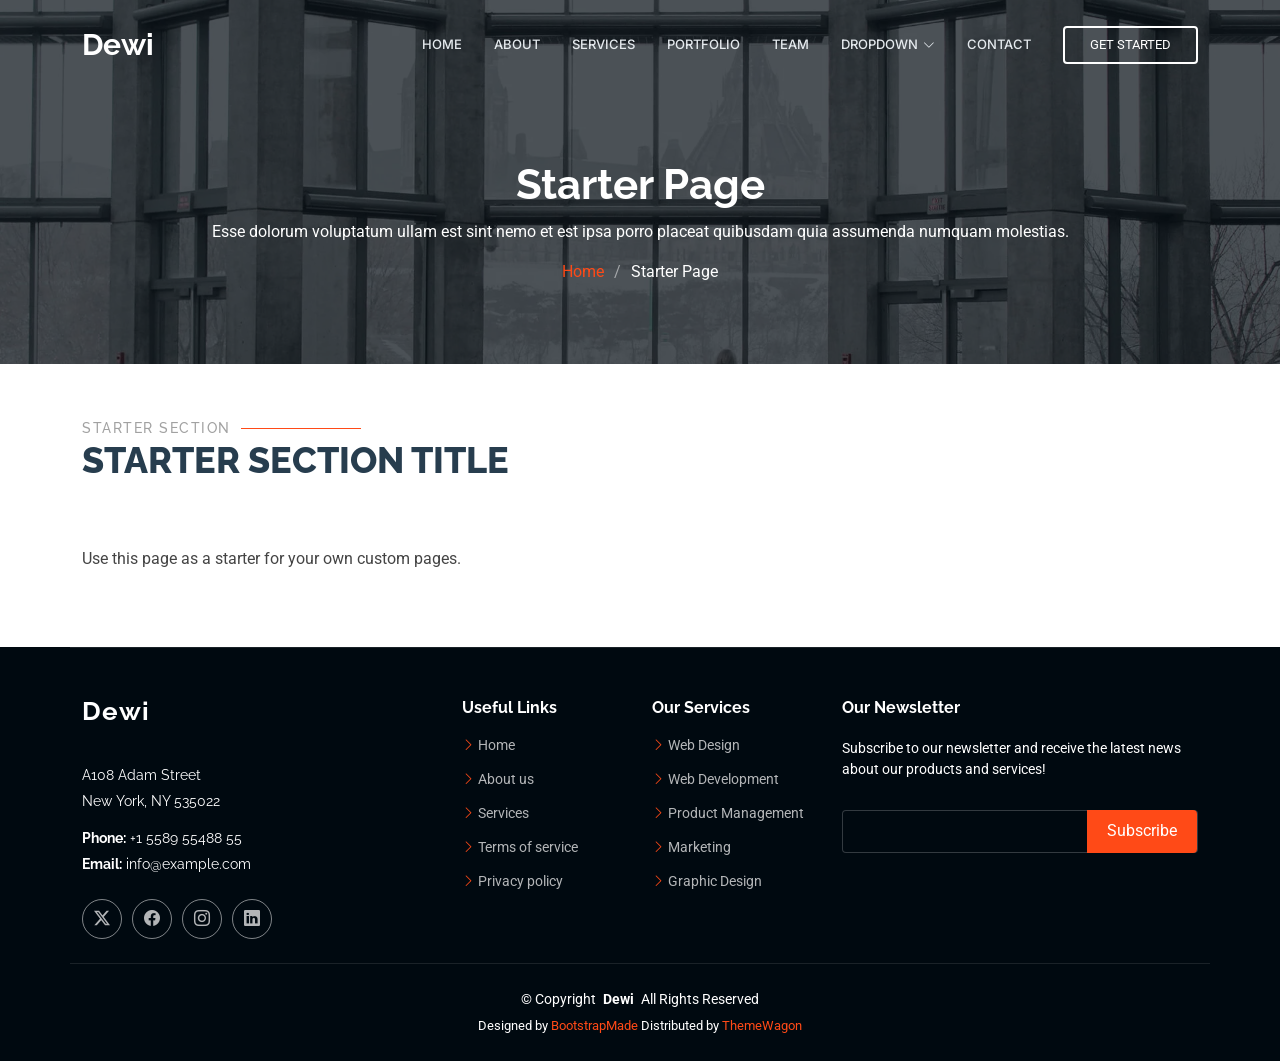
<file: starter-page.html>
<!DOCTYPE html>
<html lang="en">

<head>
  <meta charset="utf-8">
  <meta content="width=device-width, initial-scale=1.0" name="viewport">
  <title>Starter Page - Dewi Bootstrap Template</title>
  <meta name="description" content="">
  <meta name="keywords" content="">

  <!-- Favicons -->
  <link href="assets/img/favicon.png" rel="icon">
  <link href="assets/img/apple-touch-icon.png" rel="apple-touch-icon">

  <!-- Fonts -->
  <link href="https://fonts.googleapis.com" rel="preconnect">
  <link href="https://fonts.gstatic.com" rel="preconnect" crossorigin>
  <link href="https://fonts.googleapis.com/css2?family=Roboto:ital,wght@0,100;0,300;0,400;0,500;0,700;0,900;1,100;1,300;1,400;1,500;1,700;1,900&family=Raleway:ital,wght@0,100;0,200;0,300;0,400;0,500;0,600;0,700;0,800;0,900;1,100;1,200;1,300;1,400;1,500;1,600;1,700;1,800;1,900&family=Inter:wght@100;200;300;400;500;600;700;800;900&display=swap" rel="stylesheet">

  <!-- Vendor CSS Files -->
  <link href="assets/vendor/bootstrap/css/bootstrap.min.css" rel="stylesheet">
  <link href="assets/vendor/bootstrap-icons/bootstrap-icons.css" rel="stylesheet">
  <link href="assets/vendor/aos/aos.css" rel="stylesheet">
  <link href="assets/vendor/glightbox/css/glightbox.min.css" rel="stylesheet">
  <link href="assets/vendor/swiper/swiper-bundle.min.css" rel="stylesheet">

  <!-- Main CSS File -->
  <link href="assets/css/main.css" rel="stylesheet">

  <!-- =======================================================
  * Template Name: Dewi
  * Template URL: https://bootstrapmade.com/dewi-free-multi-purpose-html-template/
  * Updated: Aug 07 2024 with Bootstrap v5.3.3
  * Author: BootstrapMade.com
  * License: https://bootstrapmade.com/license/
  ======================================================== -->
</head>

<body class="starter-page-page">

  <header id="header" class="header d-flex align-items-center fixed-top">
    <div class="container-fluid container-xl position-relative d-flex align-items-center">

      <a href="index.html" class="logo d-flex align-items-center me-auto">
        <!-- Uncomment the line below if you also wish to use an image logo -->
        <!-- <img src="assets/img/logo.png" alt=""> -->
        <h1 class="sitename">Dewi</h1>
      </a>

      <nav id="navmenu" class="navmenu">
        <ul>
          <li><a href="#hero">Home</a></li>
          <li><a href="#about">About</a></li>
          <li><a href="#services">Services</a></li>
          <li><a href="#portfolio">Portfolio</a></li>
          <li><a href="#team">Team</a></li>
          <li class="dropdown"><a href="#"><span>Dropdown</span> <i class="bi bi-chevron-down toggle-dropdown"></i></a>
            <ul>
              <li><a href="#">Dropdown 1</a></li>
              <li class="dropdown"><a href="#"><span>Deep Dropdown</span> <i class="bi bi-chevron-down toggle-dropdown"></i></a>
                <ul>
                  <li><a href="#">Deep Dropdown 1</a></li>
                  <li><a href="#">Deep Dropdown 2</a></li>
                  <li><a href="#">Deep Dropdown 3</a></li>
                  <li><a href="#">Deep Dropdown 4</a></li>
                  <li><a href="#">Deep Dropdown 5</a></li>
                </ul>
              </li>
              <li><a href="#">Dropdown 2</a></li>
              <li><a href="#">Dropdown 3</a></li>
              <li><a href="#">Dropdown 4</a></li>
            </ul>
          </li>
          <li><a href="#contact">Contact</a></li>
        </ul>
        <i class="mobile-nav-toggle d-xl-none bi bi-list"></i>
      </nav>

      <a class="cta-btn" href="index.html#about">Get Started</a>

    </div>
  </header>

  <main class="main">

    <!-- Page Title -->
    <div class="page-title dark-background" data-aos="fade" style="background-image: url(assets/img/page-title-bg.webp);">
      <div class="container position-relative">
        <h1>Starter Page</h1>
        <p>Esse dolorum voluptatum ullam est sint nemo et est ipsa porro placeat quibusdam quia assumenda numquam molestias.</p>
        <nav class="breadcrumbs">
          <ol>
            <li><a href="index.html">Home</a></li>
            <li class="current">Starter Page</li>
          </ol>
        </nav>
      </div>
    </div><!-- End Page Title -->

    <!-- Starter Section Section -->
    <section id="starter-section" class="starter-section section">

      <!-- Section Title -->
      <div class="container section-title" data-aos="fade-up">
        <h2>Starter Section</h2>
        <p>Starter Section Title<br></p>
      </div><!-- End Section Title -->

      <div class="container" data-aos="fade-up">
        <p>Use this page as a starter for your own custom pages.</p>
      </div>

    </section><!-- /Starter Section Section -->

  </main>

  <footer id="footer" class="footer dark-background">

    <div class="container footer-top">
      <div class="row gy-4">
        <div class="col-lg-4 col-md-6 footer-about">
          <a href="index.html" class="logo d-flex align-items-center">
            <span class="sitename">Dewi</span>
          </a>
          <div class="footer-contact pt-3">
            <p>A108 Adam Street</p>
            <p>New York, NY 535022</p>
            <p class="mt-3"><strong>Phone:</strong> <span>+1 5589 55488 55</span></p>
            <p><strong>Email:</strong> <span>info@example.com</span></p>
          </div>
          <div class="social-links d-flex mt-4">
            <a href=""><i class="bi bi-twitter-x"></i></a>
            <a href=""><i class="bi bi-facebook"></i></a>
            <a href=""><i class="bi bi-instagram"></i></a>
            <a href=""><i class="bi bi-linkedin"></i></a>
          </div>
        </div>

        <div class="col-lg-2 col-md-3 footer-links">
          <h4>Useful Links</h4>
          <ul>
            <li><i class="bi bi-chevron-right"></i> <a href="#">Home</a></li>
            <li><i class="bi bi-chevron-right"></i> <a href="#">About us</a></li>
            <li><i class="bi bi-chevron-right"></i> <a href="#">Services</a></li>
            <li><i class="bi bi-chevron-right"></i> <a href="#">Terms of service</a></li>
            <li><i class="bi bi-chevron-right"></i> <a href="#">Privacy policy</a></li>
          </ul>
        </div>

        <div class="col-lg-2 col-md-3 footer-links">
          <h4>Our Services</h4>
          <ul>
            <li><i class="bi bi-chevron-right"></i> <a href="#">Web Design</a></li>
            <li><i class="bi bi-chevron-right"></i> <a href="#">Web Development</a></li>
            <li><i class="bi bi-chevron-right"></i> <a href="#">Product Management</a></li>
            <li><i class="bi bi-chevron-right"></i> <a href="#">Marketing</a></li>
            <li><i class="bi bi-chevron-right"></i> <a href="#">Graphic Design</a></li>
          </ul>
        </div>

        <div class="col-lg-4 col-md-12 footer-newsletter">
          <h4>Our Newsletter</h4>
          <p>Subscribe to our newsletter and receive the latest news about our products and services!</p>
          <form action="forms/newsletter.php" method="post" class="php-email-form">
            <div class="newsletter-form"><input type="email" name="email"><input type="submit" value="Subscribe"></div>
            <div class="loading">Loading</div>
            <div class="error-message"></div>
            <div class="sent-message">Your subscription request has been sent. Thank you!</div>
          </form>
        </div>

      </div>
    </div>

    <div class="container copyright text-center mt-4">
      <p>© <span>Copyright</span> <strong class="px-1 sitename">Dewi</strong> <span>All Rights Reserved</span></p>
      <div class="credits">
        <!-- All the links in the footer should remain intact. -->
        <!-- You can delete the links only if you've purchased the pro version. -->
        <!-- Licensing information: https://bootstrapmade.com/license/ -->
        <!-- Purchase the pro version with working PHP/AJAX contact form: [buy-url] -->
        Designed by <a href="https://bootstrapmade.com/">BootstrapMade</a> Distributed by <a href=“https://themewagon.com>ThemeWagon
      </div>
    </div>

  </footer>

  <!-- Scroll Top -->
  <a href="#" id="scroll-top" class="scroll-top d-flex align-items-center justify-content-center"><i class="bi bi-arrow-up-short"></i></a>

  <!-- Preloader -->
  <div id="preloader"></div>

  <!-- Vendor JS Files -->
  <script src="assets/vendor/bootstrap/js/bootstrap.bundle.min.js"></script>
  <script src="assets/vendor/php-email-form/validate.js"></script>
  <script src="assets/vendor/aos/aos.js"></script>
  <script src="assets/vendor/glightbox/js/glightbox.min.js"></script>
  <script src="assets/vendor/purecounter/purecounter_vanilla.js"></script>
  <script src="assets/vendor/swiper/swiper-bundle.min.js"></script>
  <script src="assets/vendor/imagesloaded/imagesloaded.pkgd.min.js"></script>
  <script src="assets/vendor/isotope-layout/isotope.pkgd.min.js"></script>

  <!-- Main JS File -->
  <script src="assets/js/main.js"></script>

</body>

</html>
</file>
<file: assets/css/main.css>
/**
* Template Name: Dewi
* Template URL: https://bootstrapmade.com/dewi-free-multi-purpose-html-template/
* Updated: Aug 07 2024 with Bootstrap v5.3.3
* Author: BootstrapMade.com
* License: https://bootstrapmade.com/license/
*/

/*--------------------------------------------------------------
# Font & Color Variables
# Help: https://bootstrapmade.com/color-system/
--------------------------------------------------------------*/
/* Fonts */
:root {
  --default-font: "Roboto",  system-ui, -apple-system, "Segoe UI", Roboto, "Helvetica Neue", Arial, "Noto Sans", "Liberation Sans", sans-serif, "Apple Color Emoji", "Segoe UI Emoji", "Segoe UI Symbol", "Noto Color Emoji";
  --heading-font: "Raleway",  sans-serif;
  --nav-font: "Inter",  sans-serif;
}

/* Global Colors - The following color variables are used throughout the website. Updating them here will change the color scheme of the entire website */
:root { 
  --background-color: #ffffff; /* Background color for the entire website, including individual sections */
  --default-color: #444444; /* Default color used for the majority of the text content across the entire website */
  --heading-color: #273d4e; /* Color for headings, subheadings and title throughout the website */
  --accent-color: #ff4a17; /* Accent color that represents your brand on the website. It's used for buttons, links, and other elements that need to stand out */
  --surface-color: #ffffff; /* The surface color is used as a background of boxed elements within sections, such as cards, icon boxes, or other elements that require a visual separation from the global background. */
  --contrast-color: #ffffff; /* Contrast color for text, ensuring readability against backgrounds of accent, heading, or default colors. */
}

/* Nav Menu Colors - The following color variables are used specifically for the navigation menu. They are separate from the global colors to allow for more customization options */
:root {
  --nav-color: #e5eaee;  /* The default color of the main navmenu links */
  --nav-hover-color: #ff4a17; /* Applied to main navmenu links when they are hovered over or active */
  --nav-mobile-background-color: #ffffff; /* Used as the background color for mobile navigation menu */
  --nav-dropdown-background-color: #ffffff; /* Used as the background color for dropdown items that appear when hovering over primary navigation items */
  --nav-dropdown-color: #444444; /* Used for navigation links of the dropdown items in the navigation menu. */
  --nav-dropdown-hover-color: #ff4a17; /* Similar to --nav-hover-color, this color is applied to dropdown navigation links when they are hovered over. */
}

/* Color Presets - These classes override global colors when applied to any section or element, providing reuse of the sam color scheme. */

.light-background {
  --background-color: #f1f4fa;
  --surface-color: #ffffff;
}

.dark-background {
  --background-color: #000910;
  --default-color: #ffffff;
  --heading-color: #ffffff;
  --surface-color: #28323a;
  --contrast-color: #ffffff;
}

/* Smooth scroll */
:root {
  scroll-behavior: smooth;
}

/*--------------------------------------------------------------
# General Styling & Shared Classes
--------------------------------------------------------------*/
body {
  color: var(--default-color);
  background-color: var(--background-color);
  font-family: var(--default-font);
}

a {
  color: var(--accent-color);
  text-decoration: none;
  transition: 0.3s;
}

a:hover {
  color: color-mix(in srgb, var(--accent-color), transparent 25%);
  text-decoration: none;
}

h1,
h2,
h3,
h4,
h5,
h6 {
  color: var(--heading-color);
  font-family: var(--heading-font);
}

/* PHP Email Form Messages
------------------------------*/
.php-email-form .error-message {
  display: none;
  background: #df1529;
  color: #ffffff;
  text-align: left;
  padding: 15px;
  margin-bottom: 24px;
  font-weight: 600;
}

.php-email-form .sent-message {
  display: none;
  color: #ffffff;
  background: #059652;
  text-align: center;
  padding: 15px;
  margin-bottom: 24px;
  font-weight: 600;
}

.php-email-form .loading {
  display: none;
  background: var(--surface-color);
  text-align: center;
  padding: 15px;
  margin-bottom: 24px;
}

.php-email-form .loading:before {
  content: "";
  display: inline-block;
  border-radius: 50%;
  width: 24px;
  height: 24px;
  margin: 0 10px -6px 0;
  border: 3px solid var(--accent-color);
  border-top-color: var(--surface-color);
  animation: php-email-form-loading 1s linear infinite;
}

@keyframes php-email-form-loading {
  0% {
    transform: rotate(0deg);
  }

  100% {
    transform: rotate(360deg);
  }
}

/* Pulsating Play Button
------------------------------*/
.pulsating-play-btn {
  width: 94px;
  height: 94px;
  background: radial-gradient(var(--accent-color) 50%, color-mix(in srgb, var(--accent-color), transparent 75%) 52%);
  border-radius: 50%;
  display: block;
  position: relative;
  overflow: hidden;
}

.pulsating-play-btn:before {
  content: "";
  position: absolute;
  width: 120px;
  height: 120px;
  animation-delay: 0s;
  animation: pulsate-play-btn 2s;
  animation-direction: forwards;
  animation-iteration-count: infinite;
  animation-timing-function: steps;
  opacity: 1;
  border-radius: 50%;
  border: 5px solid color-mix(in srgb, var(--accent-color), transparent 30%);
  top: -15%;
  left: -15%;
  background: rgba(198, 16, 0, 0);
}

.pulsating-play-btn:after {
  content: "";
  position: absolute;
  left: 50%;
  top: 50%;
  transform: translateX(-40%) translateY(-50%);
  width: 0;
  height: 0;
  border-top: 10px solid transparent;
  border-bottom: 10px solid transparent;
  border-left: 15px solid #fff;
  z-index: 100;
  transition: all 400ms cubic-bezier(0.55, 0.055, 0.675, 0.19);
}

.pulsating-play-btn:hover:before {
  content: "";
  position: absolute;
  left: 50%;
  top: 50%;
  transform: translateX(-40%) translateY(-50%);
  width: 0;
  height: 0;
  border: none;
  border-top: 10px solid transparent;
  border-bottom: 10px solid transparent;
  border-left: 15px solid #fff;
  z-index: 200;
  animation: none;
  border-radius: 0;
}

.pulsating-play-btn:hover:after {
  border-left: 15px solid var(--accent-color);
  transform: scale(20);
}

@keyframes pulsate-play-btn {
  0% {
    transform: scale(0.6, 0.6);
    opacity: 1;
  }

  100% {
    transform: scale(1, 1);
    opacity: 0;
  }
}

/*--------------------------------------------------------------
# Global Header
--------------------------------------------------------------*/
.header {
  --background-color: rgba(0, 0, 0, 0);
  --default-color: #ffffff;
  --heading-color: #ffffff;
  color: var(--default-color);
  background-color: var(--background-color);
  padding: 20px 0;
  transition: all 0.5s;
  z-index: 997;
}

.header .logo {
  line-height: 1;
}

.header .logo img {
  max-height: 36px;
  margin-right: 8px;
}

.header .logo h1 {
  font-size: 30px;
  margin: 0;
  font-weight: 700;
  color: var(--heading-color);
}

.header .cta-btn,
.header .cta-btn:focus {
  color: var(--contrast-color);
  font-size: 13px;
  padding: 7px 25px;
  margin: 0 0 0 30px;
  border-radius: 4px;
  transition: 0.3s;
  text-transform: uppercase;
  border: 2px solid var(--contrast-color);
}

.header .cta-btn:hover,
.header .cta-btn:focus:hover {
  color: var(--contrast-color);
  background: var(--accent-color);
  border-color: var(--accent-color);
}

@media (max-width: 1200px) {
  .header .logo {
    order: 1;
  }

  .header .cta-btn {
    order: 2;
    margin: 0 15px 0 0;
    padding: 6px 15px;
  }

  .header .navmenu {
    order: 3;
  }
}

.scrolled .header {
  box-shadow: 0px 0 18px rgba(0, 0, 0, 0.1);
}

/* Global Header on Scroll
------------------------------*/
.scrolled .header {
  --background-color: rgba(21, 34, 43, 0.85);
}

/*--------------------------------------------------------------
# Navigation Menu
--------------------------------------------------------------*/
/* Desktop Navigation */
@media (min-width: 1200px) {
  .navmenu {
    padding: 0;
  }

  .navmenu ul {
    margin: 0;
    padding: 0;
    display: flex;
    list-style: none;
    align-items: center;
  }

  .navmenu li {
    position: relative;
  }

  .navmenu>ul>li {
    white-space: nowrap;
    padding: 15px 14px;
  }

  .navmenu>ul>li:last-child {
    padding-right: 0;
  }

  .navmenu a,
  .navmenu a:focus {
    color: var(--nav-color);
    font-size: 13px;
    padding: 0 2px;
    font-family: var(--nav-font);
    font-weight: 500;
    display: flex;
    align-items: center;
    justify-content: space-between;
    white-space: nowrap;
    transition: 0.3s;
    position: relative;
    text-transform: uppercase;
  }

  .navmenu a i,
  .navmenu a:focus i {
    font-size: 12px;
    line-height: 0;
    margin-left: 5px;
    transition: 0.3s;
  }

  .navmenu>ul>li>a:before {
    content: "";
    position: absolute;
    height: 2px;
    bottom: -6px;
    left: 0;
    background-color: var(--nav-hover-color);
    visibility: hidden;
    width: 0px;
    transition: all 0.3s ease-in-out 0s;
  }

  .navmenu a:hover:before,
  .navmenu li:hover>a:before,
  .navmenu .active:before {
    visibility: visible;
    width: 100%;
  }

  .navmenu li:hover>a,
  .navmenu .active,
  .navmenu .active:focus {
    color: color-mix(in srgb, var(--nav-color) 90%, white 15%);
  }

  .navmenu .dropdown ul {
    margin: 0;
    padding: 10px 0;
    background: var(--nav-dropdown-background-color);
    display: block;
    position: absolute;
    visibility: hidden;
    left: 14px;
    top: 130%;
    opacity: 0;
    transition: 0.3s;
    border-radius: 4px;
    z-index: 99;
    box-shadow: 0px 0px 30px rgba(0, 0, 0, 0.1);
  }

  .navmenu .dropdown ul li {
    min-width: 200px;
  }

  .navmenu .dropdown ul a {
    padding: 10px 20px;
    font-size: 15px;
    text-transform: none;
    color: var(--nav-dropdown-color);
  }

  .navmenu .dropdown ul a i {
    font-size: 12px;
  }

  .navmenu .dropdown ul a:hover,
  .navmenu .dropdown ul .active:hover,
  .navmenu .dropdown ul li:hover>a {
    color: var(--nav-dropdown-hover-color);
  }

  .navmenu .dropdown:hover>ul {
    opacity: 1;
    top: 100%;
    visibility: visible;
  }

  .navmenu .dropdown .dropdown ul {
    top: 0;
    left: -90%;
    visibility: hidden;
  }

  .navmenu .dropdown .dropdown:hover>ul {
    opacity: 1;
    top: 0;
    left: -100%;
    visibility: visible;
  }
}

/* Mobile Navigation */
@media (max-width: 1199px) {
  .mobile-nav-toggle {
    color: var(--nav-color);
    font-size: 28px;
    line-height: 0;
    margin-right: 10px;
    cursor: pointer;
    transition: color 0.3s;
  }

  .navmenu {
    padding: 0;
    z-index: 9997;
  }

  .navmenu ul {
    display: none;
    list-style: none;
    position: absolute;
    inset: 60px 20px 20px 20px;
    padding: 10px 0;
    margin: 0;
    border-radius: 6px;
    background-color: var(--nav-mobile-background-color);
    border: 1px solid color-mix(in srgb, var(--default-color), transparent 90%);
    box-shadow: none;
    overflow-y: auto;
    transition: 0.3s;
    z-index: 9998;
  }

  .navmenu a,
  .navmenu a:focus {
    color: var(--nav-dropdown-color);
    padding: 10px 20px;
    font-family: var(--nav-font);
    font-size: 17px;
    font-weight: 500;
    display: flex;
    align-items: center;
    justify-content: space-between;
    white-space: nowrap;
    transition: 0.3s;
  }

  .navmenu a i,
  .navmenu a:focus i {
    font-size: 12px;
    line-height: 0;
    margin-left: 5px;
    width: 30px;
    height: 30px;
    display: flex;
    align-items: center;
    justify-content: center;
    border-radius: 50%;
    transition: 0.3s;
    background-color: color-mix(in srgb, var(--accent-color), transparent 90%);
  }

  .navmenu a i:hover,
  .navmenu a:focus i:hover {
    background-color: var(--accent-color);
    color: var(--contrast-color);
  }

  .navmenu a:hover,
  .navmenu .active,
  .navmenu .active:focus {
    color: var(--nav-dropdown-hover-color);
  }

  .navmenu .active i,
  .navmenu .active:focus i {
    background-color: var(--accent-color);
    color: var(--contrast-color);
    transform: rotate(180deg);
  }

  .navmenu .dropdown ul {
    position: static;
    display: none;
    z-index: 99;
    padding: 10px 0;
    margin: 10px 20px;
    background-color: var(--nav-dropdown-background-color);
    transition: all 0.5s ease-in-out;
  }

  .navmenu .dropdown ul ul {
    background-color: rgba(33, 37, 41, 0.1);
  }

  .navmenu .dropdown>.dropdown-active {
    display: block;
    background-color: rgba(33, 37, 41, 0.03);
  }

  .mobile-nav-active {
    overflow: hidden;
  }

  .mobile-nav-active .mobile-nav-toggle {
    color: #fff;
    position: absolute;
    font-size: 32px;
    top: 15px;
    right: 15px;
    margin-right: 0;
    z-index: 9999;
  }

  .mobile-nav-active .navmenu {
    position: fixed;
    overflow: hidden;
    inset: 0;
    background: rgba(33, 37, 41, 0.8);
    transition: 0.3s;
  }

  .mobile-nav-active .navmenu>ul {
    display: block;
  }
}

/*--------------------------------------------------------------
# Global Footer
--------------------------------------------------------------*/
.footer {
  color: var(--default-color);
  background-color: var(--background-color);
  font-size: 14px;
  position: relative;
}

.footer .footer-top {
  padding-top: 50px;
  border-top: 1px solid color-mix(in srgb, var(--default-color), transparent 90%);
}

.footer .footer-about .logo {
  line-height: 1;
  margin-bottom: 25px;
}

.footer .footer-about .logo img {
  max-height: 40px;
  margin-right: 6px;
}

.footer .footer-about .logo span {
  font-size: 26px;
  font-weight: 700;
  letter-spacing: 1px;
  font-family: var(--heading-font);
  color: var(--heading-color);
}

.footer .footer-about p {
  font-size: 14px;
  font-family: var(--heading-font);
}

.footer .social-links a {
  display: flex;
  align-items: center;
  justify-content: center;
  width: 40px;
  height: 40px;
  border-radius: 50%;
  border: 1px solid color-mix(in srgb, var(--default-color), transparent 50%);
  font-size: 16px;
  color: color-mix(in srgb, var(--default-color), transparent 30%);
  margin-right: 10px;
  transition: 0.3s;
}

.footer .social-links a:hover {
  color: var(--accent-color);
  border-color: var(--accent-color);
}

.footer h4 {
  font-size: 16px;
  font-weight: bold;
  position: relative;
  padding-bottom: 12px;
}

.footer .footer-links {
  margin-bottom: 30px;
}

.footer .footer-links ul {
  list-style: none;
  padding: 0;
  margin: 0;
}

.footer .footer-links ul i {
  padding-right: 3px;
  font-size: 13px;
  line-height: 0;
  color: var(--accent-color);
}

.footer .footer-links ul li {
  padding: 10px 0;
  display: flex;
  align-items: center;
}

.footer .footer-links ul li:first-child {
  padding-top: 0;
}

.footer .footer-links ul a {
  color: color-mix(in srgb, var(--default-color), transparent 30%);
  display: inline-block;
  line-height: 1;
}

.footer .footer-links ul a:hover {
  color: var(--accent-color);
}

.footer .footer-contact p {
  margin-bottom: 5px;
}

.footer .footer-newsletter .newsletter-form {
  margin-top: 30px;
  margin-bottom: 15px;
  padding: 6px 8px;
  position: relative;
  border-radius: 4px;
  border: 1px solid color-mix(in srgb, var(--default-color), transparent 80%);
  display: flex;
  background-color: var(--background-color);
  transition: 0.3s;
}

.footer .footer-newsletter .newsletter-form:focus-within {
  border-color: var(--accent-color);
}

.footer .footer-newsletter .newsletter-form input[type=email] {
  border: 0;
  padding: 4px;
  width: 100%;
  background-color: var(--background-color);
  color: var(--default-color);
}

.footer .footer-newsletter .newsletter-form input[type=email]:focus-visible {
  outline: none;
}

.footer .footer-newsletter .newsletter-form input[type=submit] {
  border: 0;
  font-size: 16px;
  padding: 0 20px;
  margin: -7px -8px -7px 0;
  background: var(--accent-color);
  color: var(--contrast-color);
  transition: 0.3s;
  border-radius: 0 4px 4px 0;
}

.footer .footer-newsletter .newsletter-form input[type=submit]:hover {
  background: color-mix(in srgb, var(--accent-color), transparent 20%);
}

.footer .copyright {
  padding: 25px 0;
  border-top: 1px solid color-mix(in srgb, var(--default-color), transparent 90%);
}

.footer .copyright p {
  margin-bottom: 0;
}

.footer .credits {
  margin-top: 6px;
  font-size: 13px;
}

/*--------------------------------------------------------------
# Preloader
--------------------------------------------------------------*/
#preloader {
  position: fixed;
  inset: 0;
  z-index: 999999;
  overflow: hidden;
  background: var(--background-color);
  transition: all 0.6s ease-out;
}

#preloader:before {
  content: "";
  position: fixed;
  top: calc(50% - 30px);
  left: calc(50% - 30px);
  border: 6px solid #ffffff;
  border-color: var(--accent-color) transparent var(--accent-color) transparent;
  border-radius: 50%;
  width: 60px;
  height: 60px;
  animation: animate-preloader 1.5s linear infinite;
}

@keyframes animate-preloader {
  0% {
    transform: rotate(0deg);
  }

  100% {
    transform: rotate(360deg);
  }
}

/*--------------------------------------------------------------
# Scroll Top Button
--------------------------------------------------------------*/
.scroll-top {
  position: fixed;
  visibility: hidden;
  opacity: 0;
  right: 15px;
  bottom: 15px;
  z-index: 99999;
  background-color: var(--accent-color);
  width: 40px;
  height: 40px;
  border-radius: 4px;
  transition: all 0.4s;
}

.scroll-top i {
  font-size: 24px;
  color: var(--contrast-color);
  line-height: 0;
}

.scroll-top:hover {
  background-color: color-mix(in srgb, var(--accent-color), transparent 20%);
  color: var(--contrast-color);
}

.scroll-top.active {
  visibility: visible;
  opacity: 1;
}

/*--------------------------------------------------------------
# Disable aos animation delay on mobile devices
--------------------------------------------------------------*/
@media screen and (max-width: 768px) {
  [data-aos-delay] {
    transition-delay: 0 !important;
  }
}

/*--------------------------------------------------------------
# Global Page Titles & Breadcrumbs
--------------------------------------------------------------*/
.page-title {
  color: var(--default-color);
  background-color: var(--background-color);
  background-size: cover;
  background-position: center;
  background-repeat: no-repeat;
  padding: 160px 0 80px 0;
  text-align: center;
  position: relative;
}

.page-title:before {
  content: "";
  background: color-mix(in srgb, var(--background-color), transparent 30%);
  position: absolute;
  inset: 0;
}

.page-title h1 {
  font-size: 42px;
  font-weight: 700;
  margin-bottom: 10px;
}

.page-title .breadcrumbs ol {
  display: flex;
  flex-wrap: wrap;
  list-style: none;
  justify-content: center;
  padding: 0;
  margin: 0;
  font-size: 16px;
  font-weight: 400;
}

.page-title .breadcrumbs ol li+li {
  padding-left: 10px;
}

.page-title .breadcrumbs ol li+li::before {
  content: "/";
  display: inline-block;
  padding-right: 10px;
  color: color-mix(in srgb, var(--default-color), transparent 50%);
}

/*--------------------------------------------------------------
# Global Sections
--------------------------------------------------------------*/
section,
.section {
  color: var(--default-color);
  background-color: var(--background-color);
  padding: 60px 0;
  scroll-margin-top: 90px;
  overflow: clip;
}

@media (max-width: 1199px) {

  section,
  .section {
    scroll-margin-top: 76px;
  }
}

/*--------------------------------------------------------------
# Global Section Titles
--------------------------------------------------------------*/
.section-title {
  padding-bottom: 60px;
  position: relative;
}

.section-title h2 {
  font-size: 14px;
  font-weight: 500;
  padding: 0;
  line-height: 1px;
  margin: 0;
  letter-spacing: 1.5px;
  text-transform: uppercase;
  color: color-mix(in srgb, var(--default-color), transparent 50%);
  position: relative;
}

.section-title h2::after {
  content: "";
  width: 120px;
  height: 1px;
  display: inline-block;
  background: var(--accent-color);
  margin: 4px 10px;
}

.section-title p {
  color: var(--heading-color);
  margin: 0;
  font-size: 36px;
  font-weight: 800;
  text-transform: uppercase;
  font-family: var(--heading-font);
}

@media (max-width: 768px) {
  .section-title p {
    font-size: 24px;
  }
}

/*--------------------------------------------------------------
# Hero Section
--------------------------------------------------------------*/
.hero {
  width: 100%;
  min-height: 100vh;
  position: relative;
  padding: 80px 0;
  display: flex;
  align-items: center;
  justify-content: center;
}

.hero img {
  position: absolute;
  inset: 0;
  display: block;
  width: 100%;
  height: 100%;
  object-fit: cover;
  z-index: 1;
}

.hero:before {
  content: "";
  background: color-mix(in srgb, var(--background-color), transparent 30%);
  position: absolute;
  inset: 0;
  z-index: 2;
}

.hero .container {
  position: relative;
  z-index: 3;
}

.hero h2 {
  margin: 0;
  font-size: 48px;
  font-weight: 700;
  text-transform: uppercase;
}

.hero p {
  color: color-mix(in srgb, var(--default-color), transparent 20%);
  margin: 10px 0 0 0;
  font-size: 24px;
}

.hero .btn-get-started {
  background: var(--accent-color);
  color: var(--contrast-color);
  font-weight: 400;
  font-size: 14px;
  letter-spacing: 1px;
  display: inline-block;
  padding: 10px 30px;
  border-radius: 4px;
  transition: 0.3s;
  text-transform: uppercase;
}

.hero .btn-get-started:hover {
  background: color-mix(in srgb, var(--accent-color), transparent 20%);
}

.hero .btn-watch-video {
  font-size: 16px;
  transition: 0.5s;
  margin-left: 25px;
  font-weight: 400;
  color: var(--default-color);
}

.hero .btn-watch-video i {
  color: var(--accent-color);
  font-size: 32px;
  transition: 0.3s;
  line-height: 0;
  margin-right: 8px;
}

.hero .btn-watch-video:hover {
  color: var(--accent-color);
}

.hero .btn-watch-video:hover i {
  color: color-mix(in srgb, var(--accent-color), transparent 20%);
}

@media (max-width: 768px) {
  .hero h2 {
    font-size: 32px;
  }

  .hero p {
    font-size: 18px;
  }
}

/*--------------------------------------------------------------
# About Section
--------------------------------------------------------------*/
.about h3 {
  font-weight: 700;
  font-size: 28px;
  margin-bottom: 20px;
}

.about .fst-italic {
  color: color-mix(in srgb, var(--default-color), var(--contrast-color) 50%);
}

.about .content ul {
  list-style: none;
  padding: 0;
}

.about .content ul li {
  padding: 0 0 10px 30px;
  position: relative;
}

.about .content ul i {
  position: absolute;
  font-size: 20px;
  left: 0;
  top: -3px;
  color: var(--accent-color);
}

.about .content p:last-child {
  margin-bottom: 0;
}

.about .pulsating-play-btn {
  position: absolute;
  left: calc(50% - 47px);
  top: calc(50% - 47px);
}

/*--------------------------------------------------------------
# Stats Section
--------------------------------------------------------------*/
.stats .stats-item {
  background-color: var(--surface-color);
  box-shadow: 0px 0 30px rgba(0, 0, 0, 0.1);
  padding: 30px;
}

.stats .stats-item i {
  color: var(--accent-color);
  font-size: 42px;
  line-height: 0;
  margin-right: 20px;
}

.stats .stats-item span {
  color: var(--heading-color);
  font-size: 36px;
  display: block;
  font-weight: 600;
}

.stats .stats-item p {
  padding: 0;
  margin: 0;
  font-family: var(--heading-font);
  font-size: 16px;
}

/*--------------------------------------------------------------
# Services Section
--------------------------------------------------------------*/
.services .img {
  border-radius: 8px;
  overflow: hidden;
}

.services .img img {
  transition: 0.6s;
}

.services .details {
  background: color-mix(in srgb, var(--surface-color), transparent 5%);
  padding: 50px 30px;
  margin: -100px 30px 0 30px;
  transition: all ease-in-out 0.3s;
  position: relative;
  text-align: center;
  border-radius: 8px;
  box-shadow: 0px 0 25px rgba(0, 0, 0, 0.1);
}

.services .details .icon {
  margin: 0;
  width: 72px;
  height: 72px;
  background: var(--accent-color);
  color: var(--contrast-color);
  border: 6px solid var(--contrast-color);
  border-radius: 50px;
  display: flex;
  align-items: center;
  justify-content: center;
  margin-bottom: 20px;
  font-size: 28px;
  transition: ease-in-out 0.3s;
  position: absolute;
  top: -36px;
  left: calc(50% - 36px);
}

.services .details h3 {
  font-weight: 700;
  margin: 10px 0 15px 0;
  font-size: 22px;
  transition: ease-in-out 0.3s;
}

.services .details p {
  color: color-mix(in srgb, var(--default-color), transparent 10%);
  line-height: 24px;
  font-size: 14px;
  margin-bottom: 0;
}

.services .service-item:hover .details h3 {
  color: var(--accent-color);
}

.services .service-item:hover .details .icon {
  background: var(--surface-color);
  border: 2px solid var(--accent-color);
}

.services .service-item:hover .details .icon i {
  color: var(--accent-color);
}

.services .service-item:hover .img img {
  transform: scale(1.2);
}

/*--------------------------------------------------------------
# Clients Section
--------------------------------------------------------------*/
.clients {
  padding: 20px 0;
}

.clients .client-logo {
  display: flex;
  justify-content: center;
  align-items: center;
  overflow: hidden;
}

.clients .client-logo img {
  padding: 20px 40px;
  max-width: 90%;
  transition: 0.3s;
  opacity: 0.5;
  filter: grayscale(100);
}

.clients .client-logo img:hover {
  filter: none;
  opacity: 1;
}

@media (max-width: 640px) {
  .clients .client-logo img {
    padding: 20px;
  }
}

/*--------------------------------------------------------------
# Features Section
--------------------------------------------------------------*/
.features .nav-tabs {
  border: 0;
}

.features .nav-link {
  background-color: var(--surface-color);
  color: var(--heading-color);
  border: 1px solid color-mix(in srgb, var(--default-color), transparent 85%);
  padding: 15px 20px;
  transition: 0.3s;
  border-radius: 0;
  display: flex;
  align-items: center;
  justify-content: center;
  cursor: pointer;
  height: 100%;
}

.features .nav-link i {
  padding-right: 15px;
  font-size: 48px;
}

.features .nav-link h4 {
  font-size: 18px;
  font-weight: 600;
  margin: 0;
}

.features .nav-link:hover {
  color: var(--accent-color);
  border-color: var(--accent-color);
}

.features .nav-link.active {
  background: var(--accent-color);
  color: var(--contrast-color);
  border-color: var(--accent-color);
}

.features .nav-link.active h4 {
  color: var(--contrast-color);
}

@media (max-width: 768px) {
  .features .nav-link i {
    padding: 0;
    line-height: 1;
    font-size: 36px;
  }
}

@media (max-width: 575px) {
  .features .nav-link {
    padding: 15px;
  }

  .features .nav-link i {
    font-size: 24px;
  }
}

.features .tab-content {
  margin-top: 30px;
}

.features .tab-pane h3 {
  color: var(--heading-color);
  font-weight: 700;
  font-size: 26px;
}

.features .tab-pane ul {
  list-style: none;
  padding: 0;
}

.features .tab-pane ul li {
  padding-bottom: 10px;
}

.features .tab-pane ul i {
  font-size: 20px;
  padding-right: 4px;
  color: var(--accent-color);
}

.features .tab-pane p:last-child {
  margin-bottom: 0;
}

/*--------------------------------------------------------------
# Services 2 Section
--------------------------------------------------------------*/
.services-2 .service-item {
  background-color: var(--surface-color);
  padding: 30px;
  border: 1px solid color-mix(in srgb, var(--default-color), transparent 85%);
  transition: 0.3s;
}

.services-2 .service-item .icon {
  font-size: 36px;
  line-height: 0;
  margin-right: 30px;
  color: var(--accent-color);
}

.services-2 .service-item .title {
  font-weight: 700;
  margin-bottom: 15px;
  font-size: 20px;
}

.services-2 .service-item .title a {
  color: var(--heading-color);
}

.services-2 .service-item .description {
  line-height: 24px;
  font-size: 14px;
  margin: 0;
}

.services-2 .service-item:hover {
  border-color: var(--accent-color);
}

.services-2 .service-item:hover .title a {
  color: var(--accent-color);
}

/*--------------------------------------------------------------
# Testimonials Section
--------------------------------------------------------------*/
.testimonials {
  padding: 80px 0;
  position: relative;
}

.testimonials:before {
  content: "";
  background: color-mix(in srgb, var(--background-color), transparent 30%);
  position: absolute;
  inset: 0;
  z-index: 2;
}

.testimonials .testimonials-bg {
  position: absolute;
  inset: 0;
  display: block;
  width: 100%;
  height: 100%;
  object-fit: cover;
  z-index: 1;
}

.testimonials .container {
  position: relative;
  z-index: 3;
}

.testimonials .testimonials-carousel,
.testimonials .testimonials-slider {
  overflow: hidden;
}

.testimonials .testimonial-item {
  text-align: center;
}

.testimonials .testimonial-item .testimonial-img {
  width: 100px;
  border-radius: 50%;
  border: 6px solid color-mix(in srgb, var(--default-color), transparent 85%);
  margin: 0 auto;
}

.testimonials .testimonial-item h3 {
  font-size: 20px;
  font-weight: bold;
  margin: 10px 0 5px 0;
}

.testimonials .testimonial-item h4 {
  font-size: 14px;
  margin: 0 0 15px 0;
  color: color-mix(in srgb, var(--default-color), transparent 40%);
}

.testimonials .testimonial-item .stars {
  margin-bottom: 15px;
}

.testimonials .testimonial-item .stars i {
  color: #ffc107;
  margin: 0 1px;
}

.testimonials .testimonial-item .quote-icon-left,
.testimonials .testimonial-item .quote-icon-right {
  color: color-mix(in srgb, var(--default-color), transparent 40%);
  font-size: 26px;
  line-height: 0;
}

.testimonials .testimonial-item .quote-icon-left {
  display: inline-block;
  left: -5px;
  position: relative;
}

.testimonials .testimonial-item .quote-icon-right {
  display: inline-block;
  right: -5px;
  position: relative;
  top: 10px;
  transform: scale(-1, -1);
}

.testimonials .testimonial-item p {
  font-style: italic;
  margin: 0 auto 15px auto;
}

.testimonials .swiper-wrapper {
  height: auto;
}

.testimonials .swiper-pagination {
  margin-top: 20px;
  position: relative;
}

.testimonials .swiper-pagination .swiper-pagination-bullet {
  width: 12px;
  height: 12px;
  background-color: color-mix(in srgb, var(--default-color), transparent 50%);
  opacity: 0.5;
}

.testimonials .swiper-pagination .swiper-pagination-bullet-active {
  background-color: var(--default-color);
  opacity: 1;
}

@media (min-width: 992px) {
  .testimonials .testimonial-item p {
    width: 80%;
  }
}

/*--------------------------------------------------------------
# Portfolio Section
--------------------------------------------------------------*/
.portfolio .portfolio-filters {
  padding: 0;
  margin: 0 auto 20px auto;
  list-style: none;
  text-align: center;
}

.portfolio .portfolio-filters li {
  cursor: pointer;
  display: inline-block;
  padding: 0;
  font-size: 18px;
  font-weight: 500;
  margin: 0 10px;
  line-height: 1;
  margin-bottom: 5px;
  transition: all 0.3s ease-in-out;
}

.portfolio .portfolio-filters li:hover,
.portfolio .portfolio-filters li.filter-active {
  color: var(--accent-color);
}

.portfolio .portfolio-filters li:first-child {
  margin-left: 0;
}

.portfolio .portfolio-filters li:last-child {
  margin-right: 0;
}

@media (max-width: 575px) {
  .portfolio .portfolio-filters li {
    font-size: 14px;
    margin: 0 5px;
  }
}

.portfolio .portfolio-content {
  position: relative;
  overflow: hidden;
}

.portfolio .portfolio-content img {
  transition: 0.3s;
}

.portfolio .portfolio-content .portfolio-info {
  opacity: 0;
  position: absolute;
  inset: 0;
  z-index: 3;
  transition: all ease-in-out 0.3s;
  background: rgba(0, 0, 0, 0.6);
  padding: 15px;
}

.portfolio .portfolio-content .portfolio-info h4 {
  font-size: 14px;
  padding: 5px 10px;
  font-weight: 400;
  color: #ffffff;
  display: inline-block;
  background-color: var(--accent-color);
}

.portfolio .portfolio-content .portfolio-info p {
  position: absolute;
  bottom: 10px;
  text-align: center;
  display: inline-block;
  left: 0;
  right: 0;
  font-size: 16px;
  font-weight: 600;
  color: rgba(255, 255, 255, 0.8);
}

.portfolio .portfolio-content .portfolio-info .preview-link,
.portfolio .portfolio-content .portfolio-info .details-link {
  position: absolute;
  left: calc(50% - 40px);
  font-size: 26px;
  top: calc(50% - 14px);
  color: #fff;
  transition: 0.3s;
  line-height: 1.2;
}

.portfolio .portfolio-content .portfolio-info .preview-link:hover,
.portfolio .portfolio-content .portfolio-info .details-link:hover {
  color: var(--accent-color);
}

.portfolio .portfolio-content .portfolio-info .details-link {
  left: 50%;
  font-size: 34px;
  line-height: 0;
}

.portfolio .portfolio-content:hover .portfolio-info {
  opacity: 1;
}

.portfolio .portfolio-content:hover img {
  transform: scale(1.1);
}

/*--------------------------------------------------------------
# Team Section
--------------------------------------------------------------*/
.team .member {
  position: relative;
}

.team .member .pic {
  overflow: hidden;
  margin-bottom: 50px;
}

.team .member .member-info {
  background-color: var(--surface-color);
  color: color-mix(in srgb, var(--default-color), transparent 20%);
  box-shadow: 0px 2px 15px rgba(0, 0, 0, 0.1);
  position: absolute;
  bottom: -50px;
  left: 20px;
  right: 20px;
  padding: 20px 15px;
  overflow: hidden;
  transition: 0.5s;
}

.team .member h4 {
  font-weight: 700;
  margin-bottom: 10px;
  font-size: 16px;
  position: relative;
  padding-bottom: 10px;
}

.team .member h4::after {
  content: "";
  position: absolute;
  display: block;
  width: 50px;
  height: 1px;
  background: color-mix(in srgb, var(--default-color), transparent 60%);
  bottom: 0;
  left: 0;
}

.team .member span {
  font-style: italic;
  display: block;
  font-size: 13px;
}

.team .member .social {
  position: absolute;
  right: 15px;
  bottom: 15px;
}

.team .member .social a {
  transition: color 0.3s;
  color: color-mix(in srgb, var(--default-color), transparent 70%);
}

.team .member .social a:hover {
  color: var(--accent-color);
}

.team .member .social i {
  font-size: 16px;
  margin: 0 2px;
}

/*--------------------------------------------------------------
# Contact Section
--------------------------------------------------------------*/
.contact .info-item {
  background-color: var(--surface-color);
  box-shadow: 0px 0px 20px rgba(0, 0, 0, 0.1);
  padding: 24px 0 30px 0;
}

.contact .info-item i {
  font-size: 20px;
  color: var(--accent-color);
  width: 56px;
  height: 56px;
  font-size: 24px;
  display: flex;
  justify-content: center;
  align-items: center;
  border-radius: 4px;
  transition: all 0.3s ease-in-out;
  border-radius: 50%;
  border: 2px dotted color-mix(in srgb, var(--accent-color), transparent 40%);
}

.contact .info-item h3 {
  font-size: 20px;
  color: color-mix(in srgb, var(--default-color), transparent 20%);
  font-size: 18px;
  font-weight: 700;
  margin: 10px 0;
}

.contact .info-item p {
  padding: 0;
  margin-bottom: 0;
  font-size: 14px;
}

.contact .php-email-form {
  background-color: var(--surface-color);
  box-shadow: 0px 0px 20px rgba(0, 0, 0, 0.1);
  height: 100%;
  padding: 30px;
}

@media (max-width: 575px) {
  .contact .php-email-form {
    padding: 20px;
  }
}

.contact .php-email-form input[type=text],
.contact .php-email-form input[type=email],
.contact .php-email-form textarea {
  font-size: 14px;
  padding: 10px 15px;
  box-shadow: none;
  border-radius: 0;
  color: var(--default-color);
  background-color: var(--surface-color);
  border-color: color-mix(in srgb, var(--default-color), transparent 80%);
}

.contact .php-email-form input[type=text]:focus,
.contact .php-email-form input[type=email]:focus,
.contact .php-email-form textarea:focus {
  border-color: var(--accent-color);
}

.contact .php-email-form input[type=text]::placeholder,
.contact .php-email-form input[type=email]::placeholder,
.contact .php-email-form textarea::placeholder {
  color: color-mix(in srgb, var(--default-color), transparent 70%);
}

.contact .php-email-form button[type=submit] {
  color: var(--contrast-color);
  background: var(--accent-color);
  border: 0;
  padding: 10px 30px;
  transition: 0.4s;
  border-radius: 50px;
}

.contact .php-email-form button[type=submit]:hover {
  background: color-mix(in srgb, var(--accent-color), transparent 20%);
}

/*--------------------------------------------------------------
# Portfolio Details Section
--------------------------------------------------------------*/
.portfolio-details .portfolio-details-slider img {
  width: 100%;
}

.portfolio-details .portfolio-details-slider .swiper-pagination {
  margin-top: 20px;
  position: relative;
}

.portfolio-details .portfolio-details-slider .swiper-pagination .swiper-pagination-bullet {
  width: 12px;
  height: 12px;
  background-color: color-mix(in srgb, var(--default-color), transparent 85%);
  opacity: 1;
}

.portfolio-details .portfolio-details-slider .swiper-pagination .swiper-pagination-bullet-active {
  background-color: var(--accent-color);
}

.portfolio-details .portfolio-info {
  background-color: var(--surface-color);
  padding: 30px;
  box-shadow: 0px 0 30px rgba(0, 0, 0, 0.1);
}

.portfolio-details .portfolio-info h3 {
  font-size: 22px;
  font-weight: 700;
  margin-bottom: 20px;
  padding-bottom: 20px;
  border-bottom: 1px solid color-mix(in srgb, var(--default-color), transparent 85%);
}

.portfolio-details .portfolio-info ul {
  list-style: none;
  padding: 0;
  font-size: 15px;
}

.portfolio-details .portfolio-info ul li+li {
  margin-top: 10px;
}

.portfolio-details .portfolio-description {
  padding-top: 30px;
}

.portfolio-details .portfolio-description h2 {
  font-size: 26px;
  font-weight: 700;
  margin-bottom: 20px;
}

.portfolio-details .portfolio-description p {
  padding: 0;
  color: color-mix(in srgb, var(--default-color), transparent 30%);
}

/*--------------------------------------------------------------
# Service Details Section
--------------------------------------------------------------*/
.service-details .services-list {
  background-color: var(--surface-color);
  padding: 10px 30px;
  border: 1px solid color-mix(in srgb, var(--default-color), transparent 90%);
  margin-bottom: 20px;
}

.service-details .services-list a {
  display: block;
  line-height: 1;
  padding: 8px 0 8px 15px;
  border-left: 3px solid color-mix(in srgb, var(--default-color), transparent 70%);
  margin: 20px 0;
  color: color-mix(in srgb, var(--default-color), transparent 20%);
  transition: 0.3s;
}

.service-details .services-list a.active {
  color: var(--heading-color);
  font-weight: 700;
  border-color: var(--accent-color);
}

.service-details .services-list a:hover {
  border-color: var(--accent-color);
}

.service-details .services-img {
  margin-bottom: 20px;
}

.service-details h3 {
  font-size: 26px;
  font-weight: 700;
}

.service-details h4 {
  font-size: 20px;
  font-weight: 700;
}

.service-details p {
  font-size: 15px;
}

.service-details ul {
  list-style: none;
  padding: 0;
  font-size: 15px;
}

.service-details ul li {
  padding: 5px 0;
  display: flex;
  align-items: center;
}

.service-details ul i {
  font-size: 20px;
  margin-right: 8px;
  color: var(--accent-color);
}

/*--------------------------------------------------------------
# Starter Section Section
--------------------------------------------------------------*/
.starter-section {
  /* Add your styles here */
}
</file>
